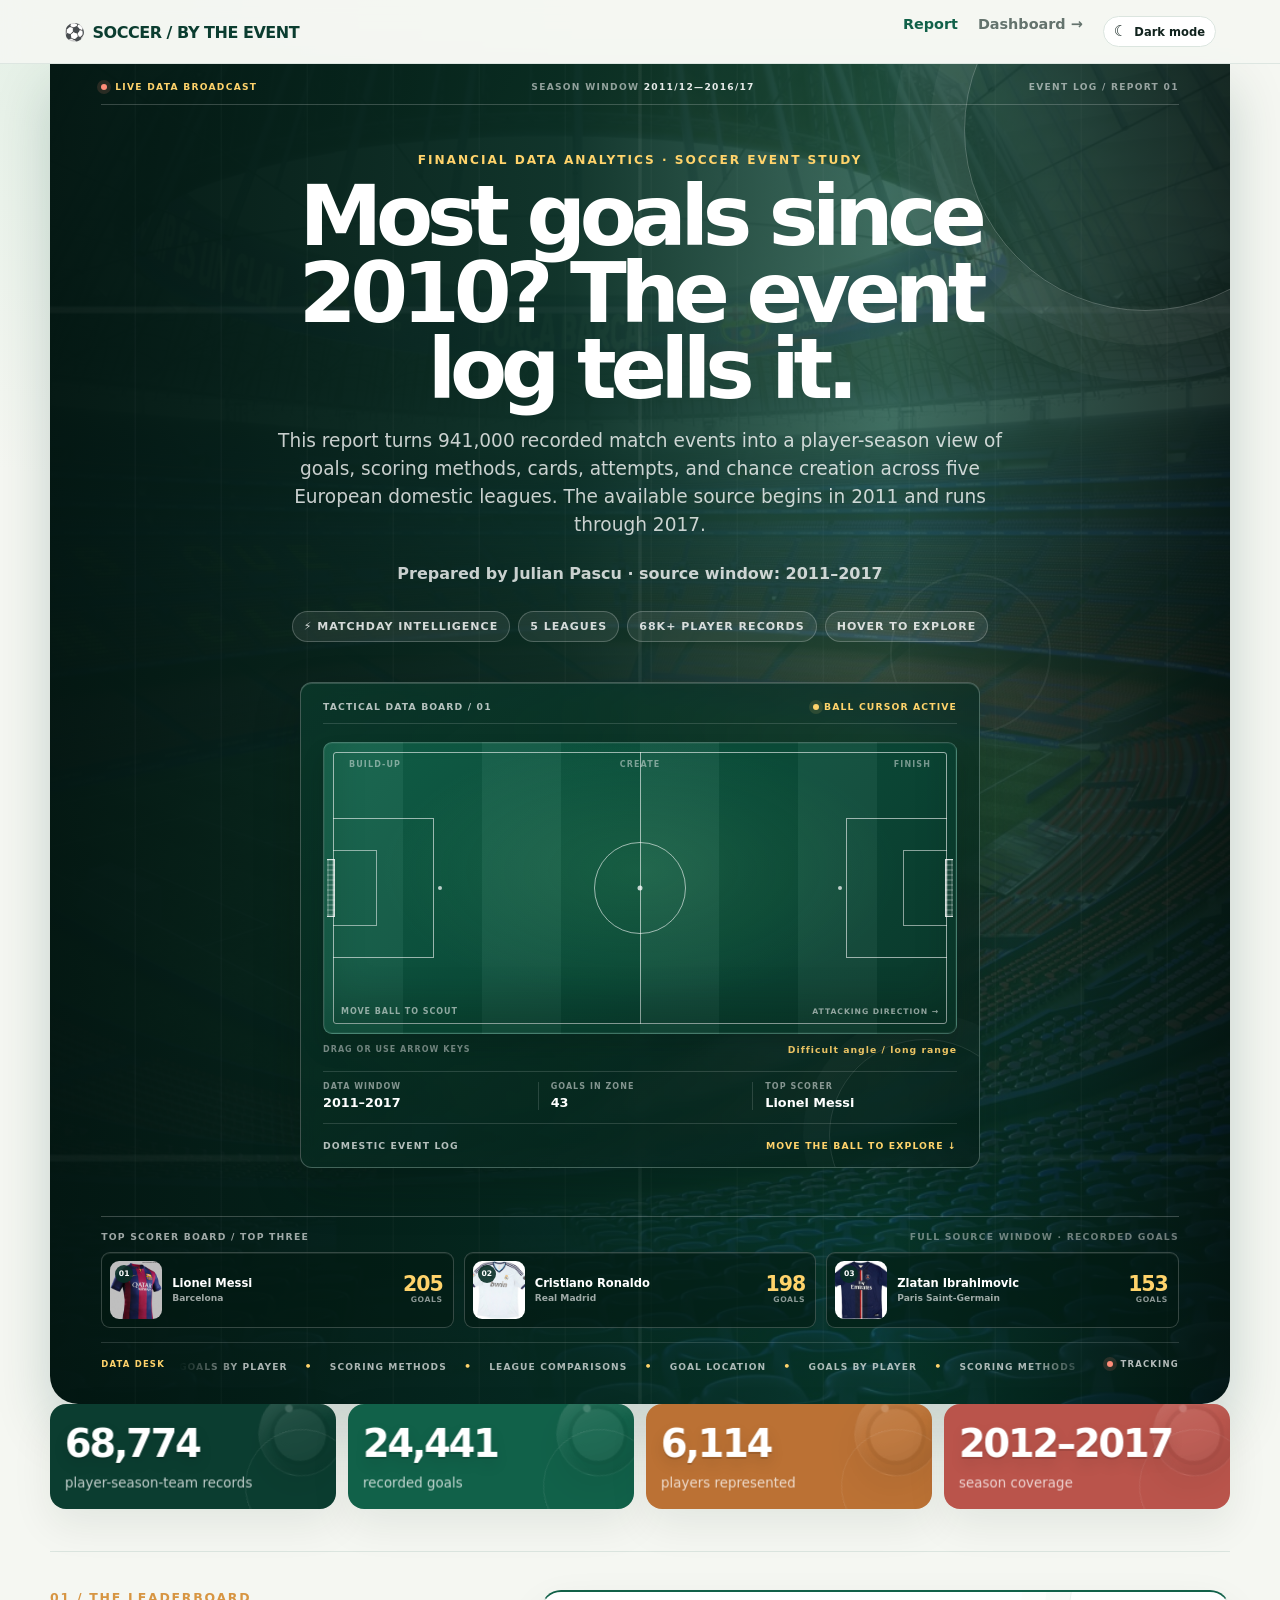
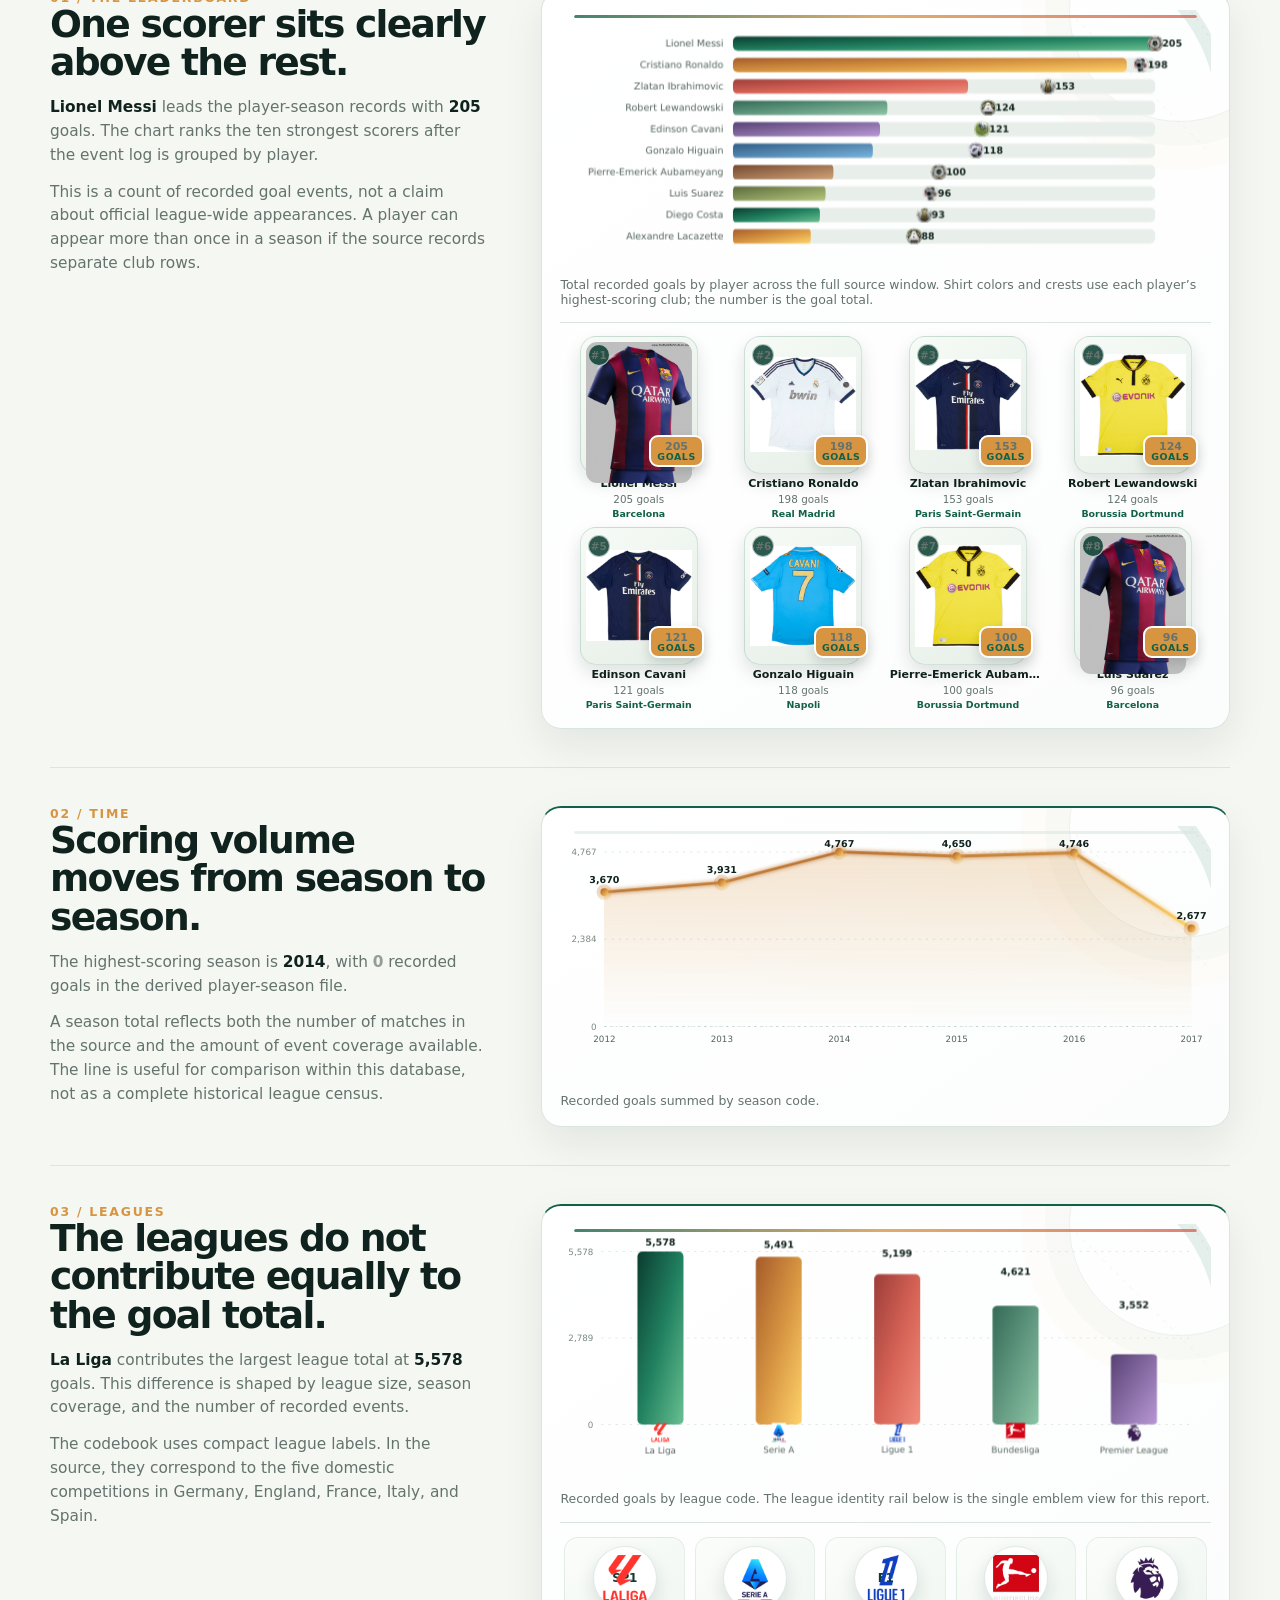
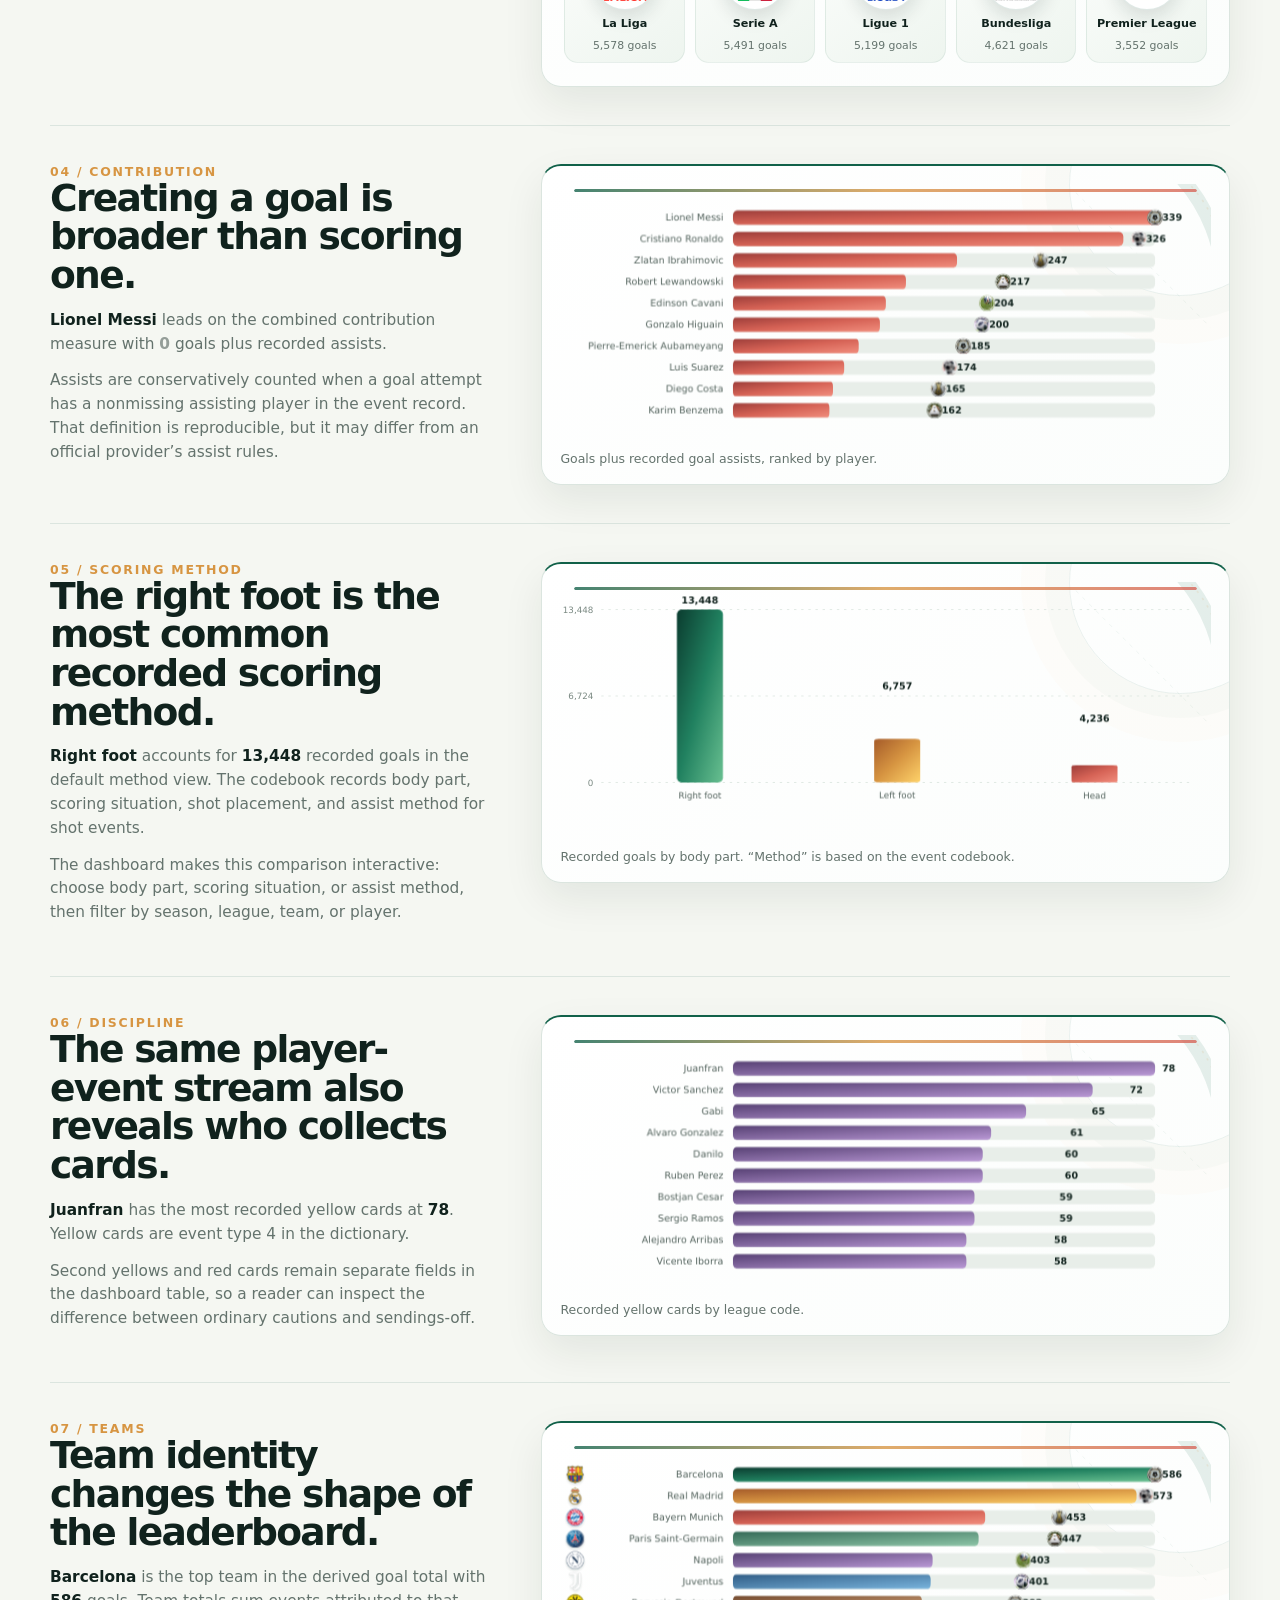
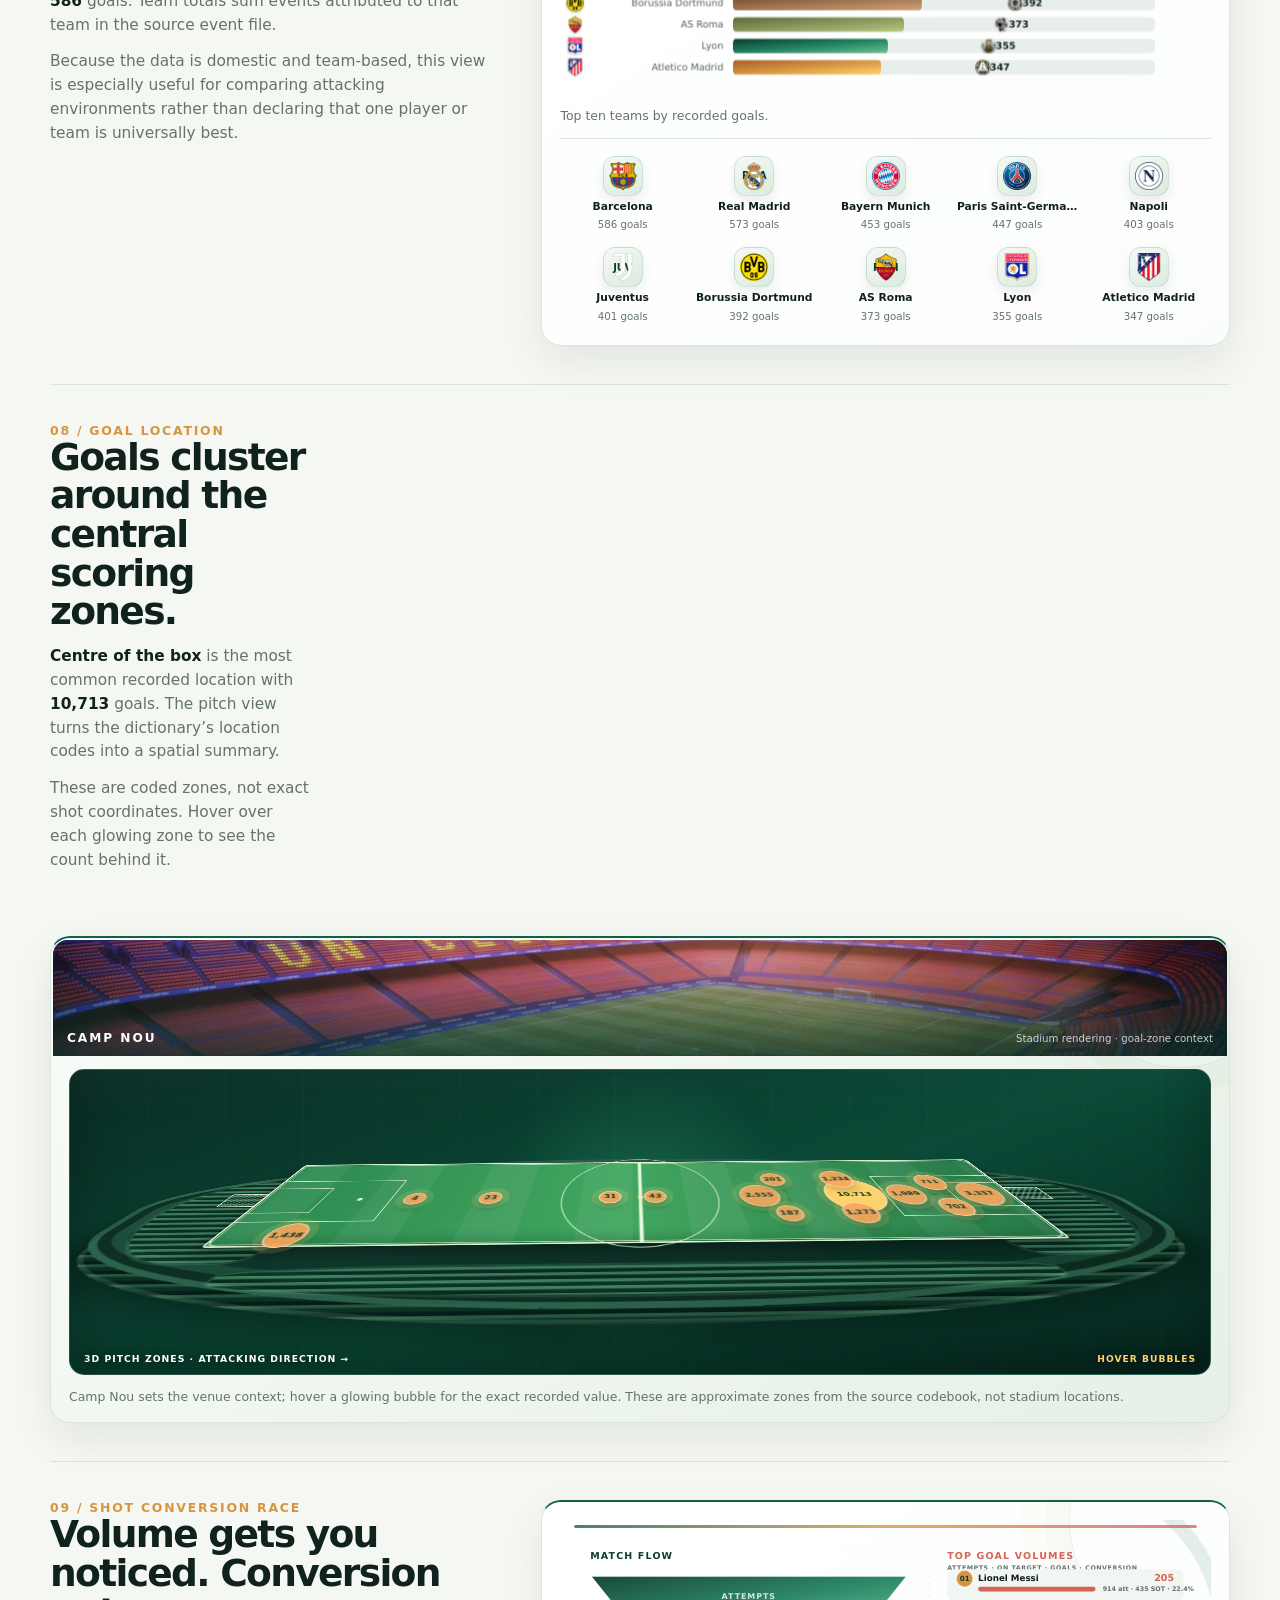
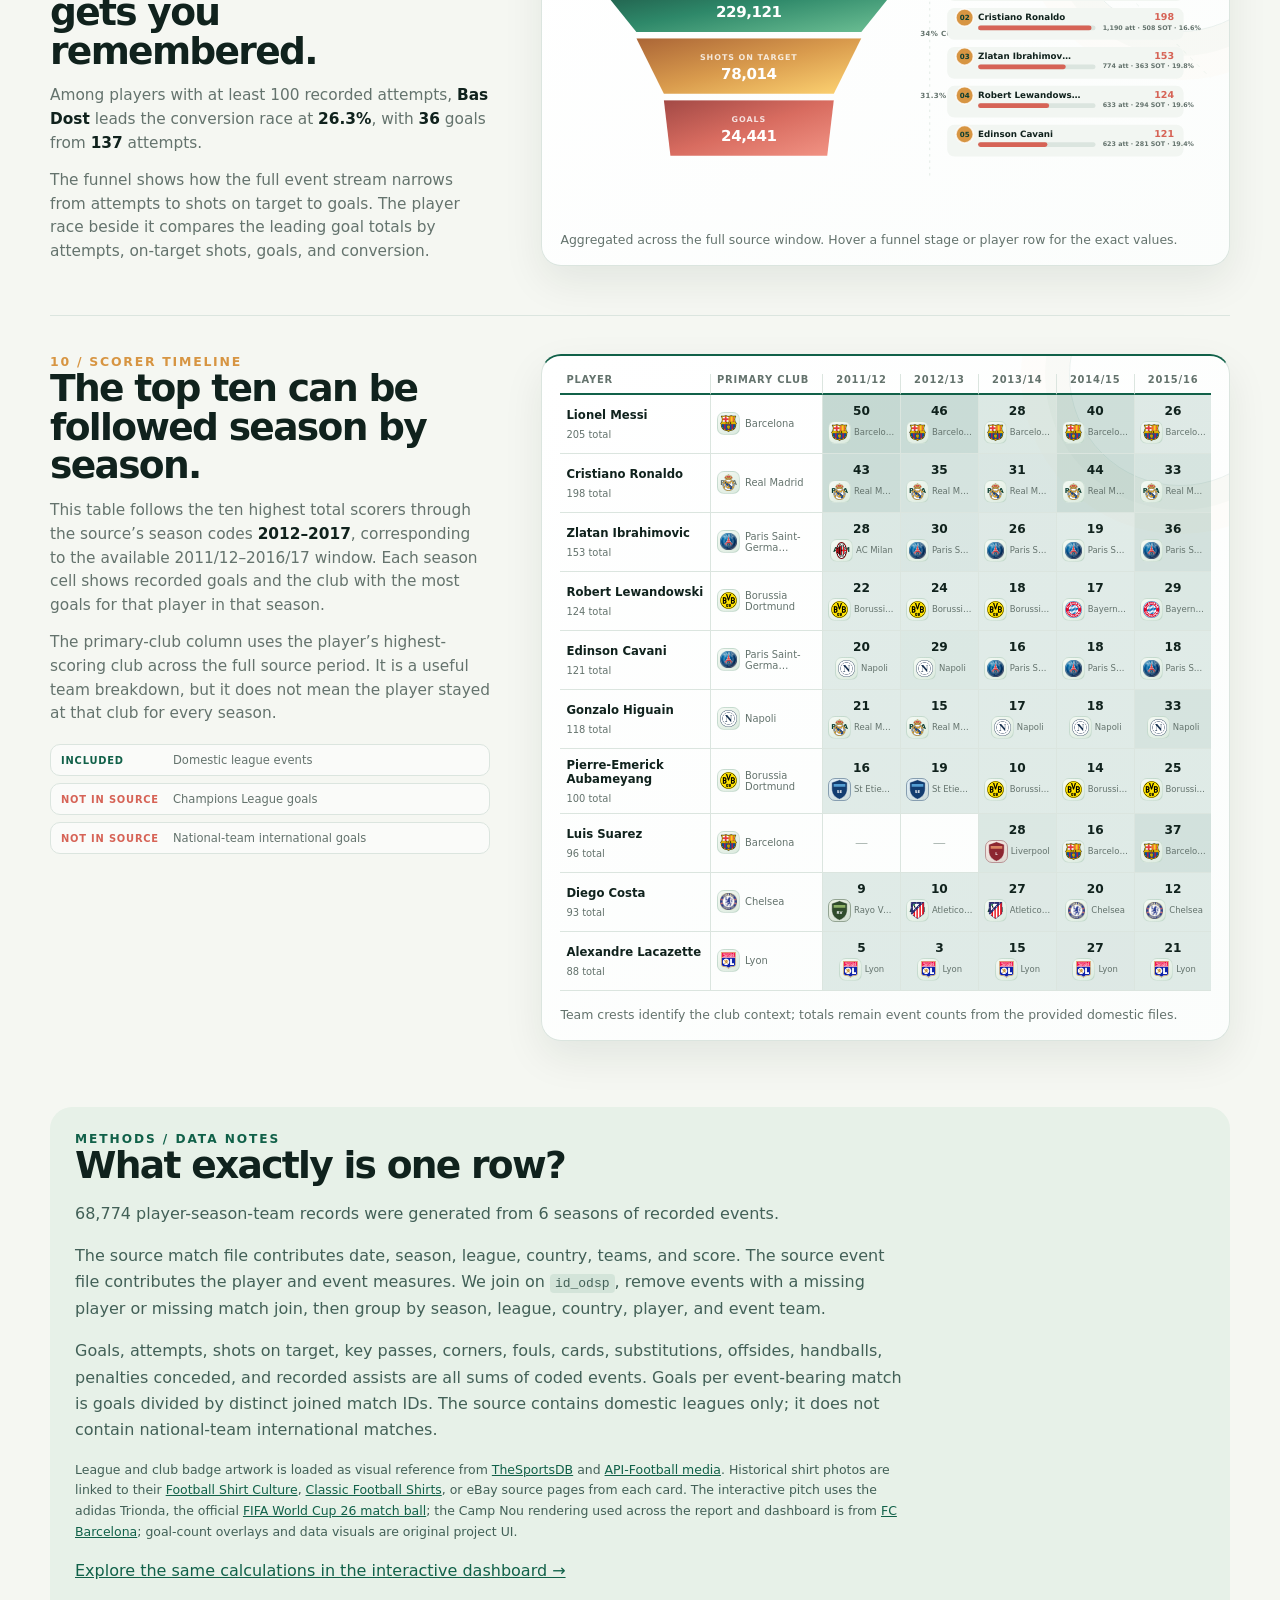
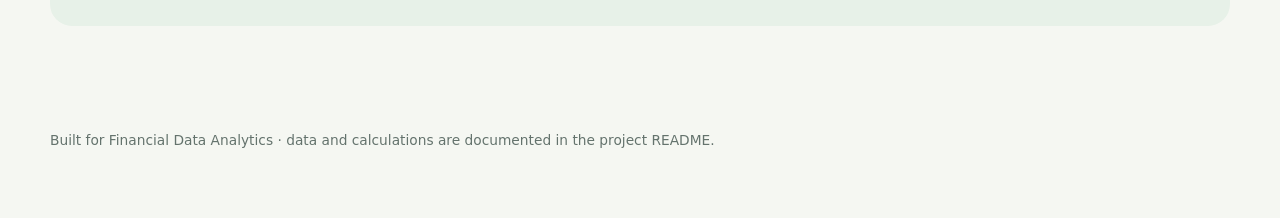
<file: index.html>
<!doctype html>
<html lang="en">
<head>
  <meta charset="utf-8">
  <meta name="viewport" content="width=device-width, initial-scale=1">
  <title>Soccer, by the event | Report</title>
  <link rel="stylesheet" href="assets/styles.css">
  <script>
    try {
      const savedTheme = localStorage.getItem('soccer-theme');
      if (savedTheme === 'dark' || savedTheme === 'light') document.documentElement.dataset.theme = savedTheme;
    } catch (error) {}
  </script>
  <script defer src="assets/site.js"></script>
</head>
<body data-page="report">
  <div class="site-intro" id="site-intro" aria-hidden="true">
    <div class="site-intro-pitch"></div>
    <div class="site-intro-content">
      <div class="site-intro-mark"><span class="site-intro-ball">⚽</span><strong>SOCCER / BY THE EVENT</strong></div>
      <div class="site-intro-rule"></div>
      <div class="site-intro-loading"><i></i><span>LOADING MATCH DATA</span><b>01—90′</b></div>
    </div>
  </div>
  <nav class="site-nav">
    <a class="brand" href="index.html">SOCCER / BY THE EVENT</a>
    <div class="nav-links"><a class="active" href="index.html">Report</a><a href="dashboard.html">Dashboard →</a><button class="theme-toggle" id="theme-toggle" type="button" aria-pressed="false"><span aria-hidden="true">☾</span><span>Dark mode</span></button></div>
  </nav>

  <main>
    <header class="hero">
      <div class="hero-broadcast-strip" aria-label="Matchday data broadcast">
        <span class="hero-broadcast-brand"><i></i> LIVE DATA BROADCAST</span>
        <span>SEASON WINDOW <b>2011/12—2016/17</b></span>
        <span>EVENT LOG / REPORT 01</span>
      </div>
      <div class="hero-layout">
        <div class="hero-copy">
          <div class="eyebrow">Financial Data Analytics · Soccer event study</div>
          <h1>Most goals since 2010? The event log tells it.</h1>
          <p class="lede">This report turns 941,000 recorded match events into a player-season view of goals, scoring methods, cards, attempts, and chance creation across five European domestic leagues. The available source begins in 2011 and runs through 2017.</p>
          <p class="byline">Prepared by Julian Pascu · source window: 2011–2017</p>
          <div class="hero-meta"><span>⚡ MATCHDAY INTELLIGENCE</span><span>5 LEAGUES</span><span>68K+ PLAYER RECORDS</span><span>HOVER TO EXPLORE</span></div>
        </div>
        <aside class="hero-matchcard hero-playboard" aria-label="Interactive matchday pitch">
          <div class="hero-matchcard-head"><span>TACTICAL DATA BOARD / 01</span><span class="hero-live"><i></i> <span id="hero-pitch-status">READY TO PLAY</span></span></div>
          <div class="hero-pitch-board" id="hero-interactive-pitch" role="group" aria-label="Interactive matchday pitch. Drag the soccer ball to explore recorded goal zones.">
            <div class="hero-pitch-lines" aria-hidden="true">
              <span class="hero-pitch-halfway"></span><span class="hero-pitch-circle"></span><span class="hero-pitch-center-dot"></span>
              <span class="hero-pitch-box hero-pitch-box-left"></span><span class="hero-pitch-box hero-pitch-box-right"></span>
              <span class="hero-pitch-six hero-pitch-six-left"></span><span class="hero-pitch-six hero-pitch-six-right"></span><span class="hero-pitch-spot hero-pitch-spot-left"></span><span class="hero-pitch-spot hero-pitch-spot-right"></span>
              <span class="hero-pitch-goal hero-pitch-goal-left"></span><span class="hero-pitch-goal hero-pitch-goal-right"></span>
            </div>
            <span class="hero-zone-label hero-zone-build">BUILD-UP</span><span class="hero-zone-label hero-zone-create">CREATE</span><span class="hero-zone-label hero-zone-finish">FINISH</span>
            <span class="hero-pitch-direction">ATTACKING DIRECTION →</span>
            <button class="hero-drag-ball" id="hero-drag-ball" type="button" role="slider" aria-valuemin="7" aria-valuemax="93" aria-valuenow="50" aria-label="2026 FIFA World Cup Trionda soccer ball. Drag it or use the arrow keys to move it across the pitch."><img src="assets/balls/fifa-2026-trionda.png" alt="" draggable="false"></button>
            <span class="hero-pitch-prompt" id="hero-pitch-prompt">DRAG TO SCOUT</span>
          </div>
          <div class="hero-pitch-guide"><span>DRAG OR USE ARROW KEYS</span><strong id="hero-pitch-zone">CENTRE OF THE BOX</strong></div>
          <div class="hero-match-stats">
            <div><span>DATA WINDOW</span><strong>2011–2017</strong></div>
            <div><span>GOALS IN ZONE</span><strong id="hero-pitch-goals">—</strong></div>
            <div><span>TOP SCORER</span><strong id="hero-top-scorer">—</strong></div>
          </div>
          <div class="hero-pitch-line"><span>DOMESTIC EVENT LOG</span><strong>MOVE THE BALL TO EXPLORE ↓</strong></div>
        </aside>
      </div>
      <div class="hero-topline">
        <div class="hero-feature-head"><span>TOP SCORER BOARD / TOP THREE</span><span>FULL SOURCE WINDOW · RECORDED GOALS</span></div>
        <div class="hero-player-rail" id="hero-top-players" aria-label="Top three recorded scorers"></div>
        <div class="hero-broadcast-ticker" aria-label="Report data feed">
          <span class="hero-ticker-label">DATA DESK</span>
          <div class="hero-ticker-window"><div class="hero-ticker-track"><span>GOALS BY PLAYER</span><b>•</b><span>SCORING METHODS</span><b>•</b><span>LEAGUE COMPARISONS</span><b>•</b><span>GOAL LOCATION</span><b>•</b><span>GOALS BY PLAYER</span><b>•</b><span>SCORING METHODS</span></div></div>
          <span class="hero-ticker-status"><i></i> TRACKING</span>
        </div>
      </div>
    </header>

    <section class="content-shell">
      <div class="stat-grid">
        <div class="stat-card"><span class="stat-value" id="report-rows">—</span><span class="stat-label">player-season-team records</span></div>
        <div class="stat-card"><span class="stat-value" id="report-goals">—</span><span class="stat-label">recorded goals</span></div>
        <div class="stat-card"><span class="stat-value" id="report-players">—</span><span class="stat-label">players represented</span></div>
        <div class="stat-card"><span class="stat-value" id="report-seasons">—</span><span class="stat-label">season coverage</span></div>
      </div>

      <p id="load-error" class="finding"></p>

      <section class="report-section">
        <div><div class="section-number">01 / THE LEADERBOARD</div><h2>One scorer sits clearly above the rest.</h2><p class="finding"><strong id="top-scorer">Loading…</strong> leads the player-season records with <strong id="top-scorer-goals">—</strong> goals. The chart ranks the ten strongest scorers after the event log is grouped by player.</p><p class="finding">This is a count of recorded goal events, not a claim about official league-wide appearances. A player can appear more than once in a season if the source records separate club rows.</p></div>
        <div class="chart-card"><div class="chart-plot" id="chart-top-scorers"></div><p class="chart-note">Total recorded goals by player across the full source window. Shirt colors and crests use each player’s highest-scoring club; the number is the goal total.</p><div class="scorer-shirts" id="scorer-shirts" aria-label="Top scorer goal shirts"></div></div>
      </section>

      <section class="report-section">
        <div><div class="section-number">02 / TIME</div><h2>Scoring volume moves from season to season.</h2><p class="finding">The highest-scoring season is <strong id="top-season">—</strong>, with <strong id="top-season-goals">—</strong> recorded goals in the derived player-season file.</p><p class="finding">A season total reflects both the number of matches in the source and the amount of event coverage available. The line is useful for comparison within this database, not as a complete historical league census.</p></div>
        <div class="chart-card"><div class="chart-plot" id="chart-season-goals"></div><p class="chart-note">Recorded goals summed by season code.</p></div>
      </section>

      <section class="report-section">
        <div><div class="section-number">03 / LEAGUES</div><h2>The leagues do not contribute equally to the goal total.</h2><p class="finding"><strong id="top-league">—</strong> contributes the largest league total at <strong id="top-league-goals">—</strong> goals. This difference is shaped by league size, season coverage, and the number of recorded events.</p><p class="finding">The codebook uses compact league labels. In the source, they correspond to the five domestic competitions in Germany, England, France, Italy, and Spain.</p></div>
        <div class="chart-card"><div class="chart-plot" id="chart-league-goals"></div><p class="chart-note">Recorded goals by league code. The league identity rail below is the single emblem view for this report.</p><div class="identity-rail league-rail" id="league-badges" aria-label="League emblems"></div></div>
      </section>

      <section class="report-section">
        <div><div class="section-number">04 / CONTRIBUTION</div><h2>Creating a goal is broader than scoring one.</h2><p class="finding"><strong id="top-contributor">—</strong> leads on the combined contribution measure with <strong id="top-contributor-value">—</strong> goals plus recorded assists.</p><p class="finding">Assists are conservatively counted when a goal attempt has a nonmissing assisting player in the event record. That definition is reproducible, but it may differ from an official provider’s assist rules.</p></div>
        <div class="chart-card"><div class="chart-plot" id="chart-contributions"></div><p class="chart-note">Goals plus recorded goal assists, ranked by player.</p></div>
      </section>

      <section class="report-section">
        <div><div class="section-number">05 / SCORING METHOD</div><h2>The right foot is the most common recorded scoring method.</h2><p class="finding"><strong id="top-method">—</strong> accounts for <strong id="top-method-goals">—</strong> recorded goals in the default method view. The codebook records body part, scoring situation, shot placement, and assist method for shot events.</p><p class="finding">The dashboard makes this comparison interactive: choose body part, scoring situation, or assist method, then filter by season, league, team, or player.</p></div>
        <div class="chart-card"><div class="chart-plot" id="chart-methods"></div><p class="chart-note">Recorded goals by body part. “Method” is based on the event codebook.</p></div>
      </section>

      <section class="report-section">
        <div><div class="section-number">06 / DISCIPLINE</div><h2>The same player-event stream also reveals who collects cards.</h2><p class="finding"><strong id="top-card-player">—</strong> has the most recorded yellow cards at <strong id="top-card-value">—</strong>. Yellow cards are event type 4 in the dictionary.</p><p class="finding">Second yellows and red cards remain separate fields in the dashboard table, so a reader can inspect the difference between ordinary cautions and sendings-off.</p></div>
        <div class="chart-card"><div class="chart-plot" id="chart-cards"></div><p class="chart-note">Recorded yellow cards by league code.</p></div>
      </section>

      <section class="report-section">
        <div><div class="section-number">07 / TEAMS</div><h2>Team identity changes the shape of the leaderboard.</h2><p class="finding"><strong id="top-team">—</strong> is the top team in the derived goal total with <strong id="top-team-goals">—</strong> goals. Team totals sum events attributed to that team in the source event file.</p><p class="finding">Because the data is domestic and team-based, this view is especially useful for comparing attacking environments rather than declaring that one player or team is universally best.</p></div>
        <div class="chart-card"><div class="chart-plot" id="chart-teams"></div><p class="chart-note">Top ten teams by recorded goals.</p><div class="identity-rail" id="club-badges" aria-label="Top club emblems"></div></div>
      </section>

      <section class="report-section">
        <div><div class="section-number">08 / GOAL LOCATION</div><h2>Goals cluster around the central scoring zones.</h2><p class="finding"><strong id="top-location">—</strong> is the most common recorded location with <strong id="top-location-goals">—</strong> goals. The pitch view turns the dictionary’s location codes into a spatial summary.</p><p class="finding">These are coded zones, not exact shot coordinates. Hover over each glowing zone to see the count behind it.</p></div>
        <div class="chart-card pitch-card"><div class="stadium-visual"><img src="assets/stadium/camp-nou-render.jpg" alt="Architectural rendering of Camp Nou" loading="lazy" decoding="async"><div><strong>CAMP NOU</strong><span>Stadium rendering · goal-zone context</span></div></div><div class="pitch-3d-stage" id="chart-location" role="group" aria-label="Three-dimensional football pitch with interactive goal-location bubbles">
          <div class="stadium-scene"><div class="stadium-bowl">
            <div class="stadium-seats stadium-seats-outer"></div><div class="stadium-seats stadium-seats-inner"></div>
            <div class="stadium-stand stadium-stand-top"></div><div class="stadium-stand stadium-stand-bottom"></div><div class="stadium-stand stadium-stand-left"></div><div class="stadium-stand stadium-stand-right"></div>
            <div class="stadium-pitch-wrap"><div class="stadium-pitch">
              <span class="pitch-halfway"></span><span class="pitch-center-circle"><i></i></span>
              <span class="pitch-penalty-area pitch-penalty-left"><i class="pitch-six-yard"></i><i class="pitch-spot"></i></span><span class="pitch-penalty-area pitch-penalty-right"><i class="pitch-six-yard"></i><i class="pitch-spot"></i></span>
              <span class="pitch-corner pitch-corner-tl"></span><span class="pitch-corner pitch-corner-tr"></span><span class="pitch-corner pitch-corner-bl"></span><span class="pitch-corner pitch-corner-br"></span>
              <span class="pitch-goal pitch-goal-left"></span><span class="pitch-goal pitch-goal-right"></span><div class="pitch-bubbles" aria-label="Goal-location bubbles"></div>
            </div></div>
          </div></div><div class="pitch-3d-caption"><span>3D PITCH ZONES · ATTACKING DIRECTION →</span><strong>HOVER BUBBLES</strong></div>
        </div><p class="chart-note">Camp Nou sets the venue context; hover a glowing bubble for the exact recorded value. These are approximate zones from the source codebook, not stadium locations.</p></div>
      </section>

      <section class="report-section">
        <div><div class="section-number">09 / SHOT CONVERSION RACE</div><h2>Volume gets you noticed. Conversion gets you remembered.</h2><p class="finding">Among players with at least 100 recorded attempts, <strong id="conversion-leader">—</strong> leads the conversion race at <strong id="conversion-leader-rate">—</strong>, with <strong id="conversion-leader-goals">—</strong> goals from <strong id="conversion-leader-attempts">—</strong> attempts.</p><p class="finding">The funnel shows how the full event stream narrows from attempts to shots on target to goals. The player race beside it compares the leading goal totals by attempts, on-target shots, goals, and conversion.</p></div>
        <div class="chart-card conversion-card"><div class="chart-plot" id="chart-conversion-funnel"></div><p class="chart-note">Aggregated across the full source window. Hover a funnel stage or player row for the exact values.</p></div>
      </section>

      <section class="report-section scorer-timeline-section">
        <div>
          <div class="section-number">10 / SCORER TIMELINE</div>
          <h2>The top ten can be followed season by season.</h2>
          <p class="finding">This table follows the ten highest total scorers through the source’s season codes <strong>2012–2017</strong>, corresponding to the available 2011/12–2016/17 window. Each season cell shows recorded goals and the club with the most goals for that player in that season.</p>
          <p class="finding">The primary-club column uses the player’s highest-scoring club across the full source period. It is a useful team breakdown, but it does not mean the player stayed at that club for every season.</p>
          <div class="scope-grid" aria-label="Competition coverage">
            <div class="scope-item scope-included"><strong>INCLUDED</strong><span>Domestic league events</span></div>
            <div class="scope-item scope-missing"><strong>NOT IN SOURCE</strong><span>Champions League goals</span></div>
            <div class="scope-item scope-missing"><strong>NOT IN SOURCE</strong><span>National-team international goals</span></div>
          </div>
        </div>
        <div class="chart-card timeline-card"><div id="top-scorer-timeline" class="timeline-wrap"></div><p class="chart-note">Team crests identify the club context; totals remain event counts from the provided domestic files.</p></div>
      </section>

      <section class="method-card">
        <div class="eyebrow">Methods / data notes</div>
        <h2>What exactly is one row?</h2>
        <p id="rows-note">Loading the derived row count…</p>
        <p>The source match file contributes date, season, league, country, teams, and score. The source event file contributes the player and event measures. We join on <code>id_odsp</code>, remove events with a missing player or missing match join, then group by season, league, country, player, and event team.</p>
        <p>Goals, attempts, shots on target, key passes, corners, fouls, cards, substitutions, offsides, handballs, penalties conceded, and recorded assists are all sums of coded events. Goals per event-bearing match is goals divided by distinct joined match IDs. The source contains domestic leagues only; it does not contain national-team international matches.</p>
        <p class="asset-credit">League and club badge artwork is loaded as visual reference from <a href="https://www.thesportsdb.com/" target="_blank" rel="noreferrer">TheSportsDB</a> and <a href="https://www.api-football.com/" target="_blank" rel="noreferrer">API-Football media</a>. Historical shirt photos are linked to their <a href="https://www.footballshirtculture.com/" target="_blank" rel="noreferrer">Football Shirt Culture</a>, <a href="https://www.classicfootballshirts.co.uk/" target="_blank" rel="noreferrer">Classic Football Shirts</a>, or eBay source pages from each card. The interactive pitch uses the adidas Trionda, the official <a href="https://www.fifa.com/en/tournaments/mens/worldcup/canadamexicousa2026/articles/official-match-ball-trionda" target="_blank" rel="noreferrer">FIFA World Cup 26 match ball</a>; the Camp Nou rendering used across the report and dashboard is from <a href="https://www.fcbarcelona.com/en/club/news/3532388/barcelona-city-councils-government-commission-approves-first-phase-of-works-licence-for-restructure-of-camp-nou" target="_blank" rel="noreferrer">FC Barcelona</a>; goal-count overlays and data visuals are original project UI.</p>
        <p><a href="dashboard.html">Explore the same calculations in the interactive dashboard →</a></p>
      </section>
    </section>
  </main>
  <footer class="content-shell footer">Built for Financial Data Analytics · data and calculations are documented in the project README.</footer>
</body>
</html>
</file>
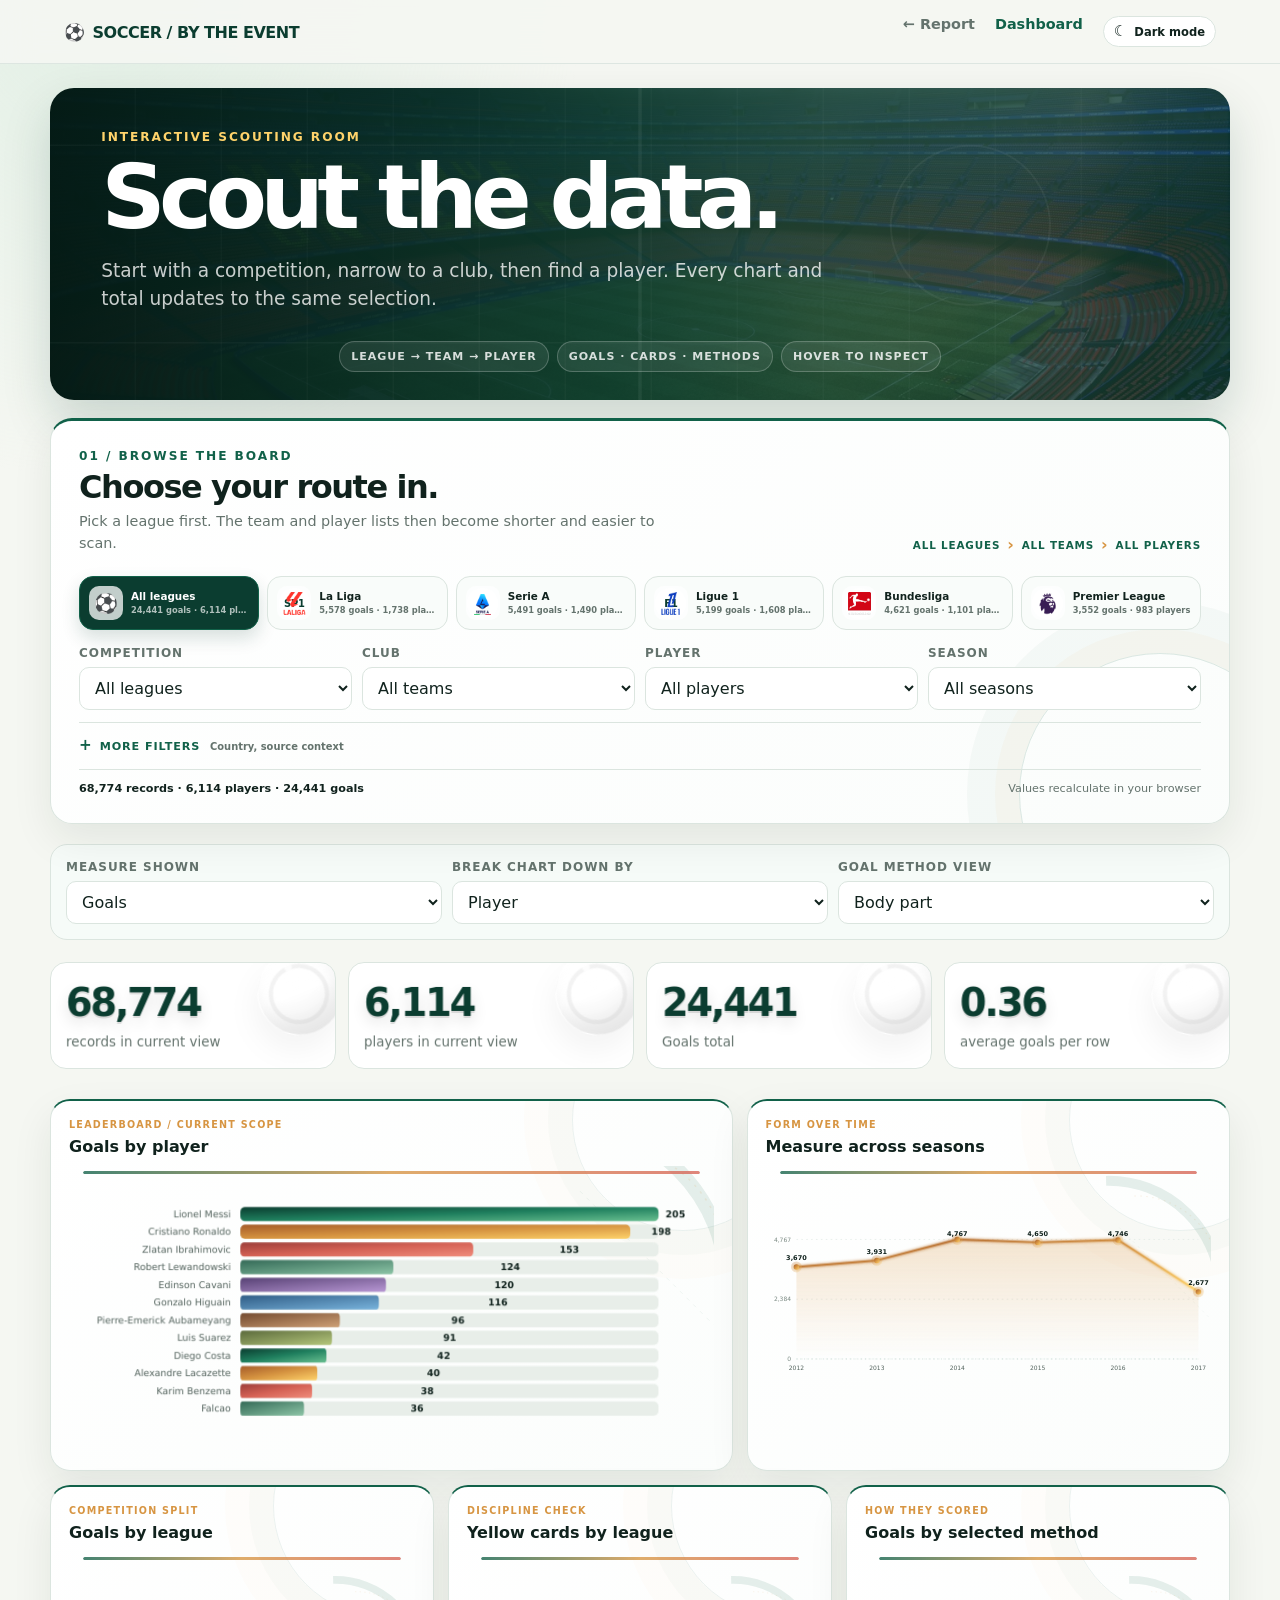
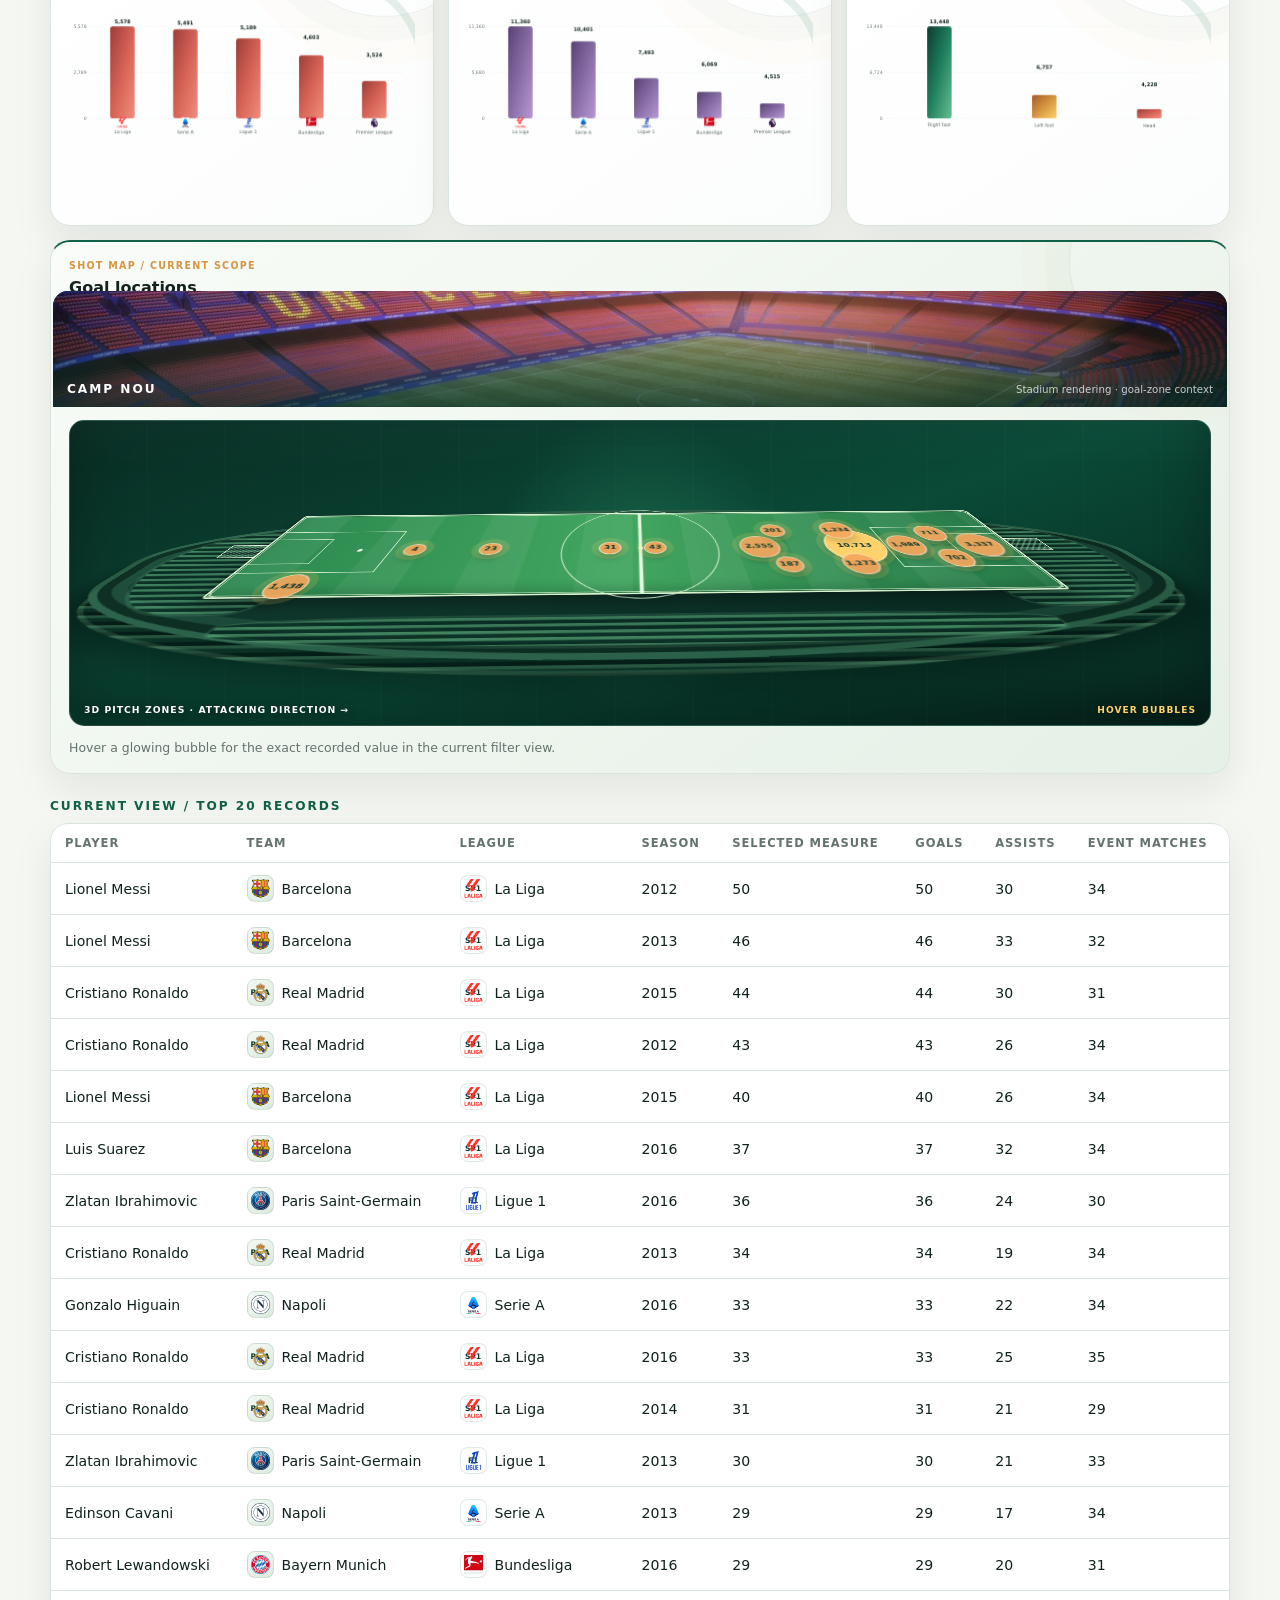
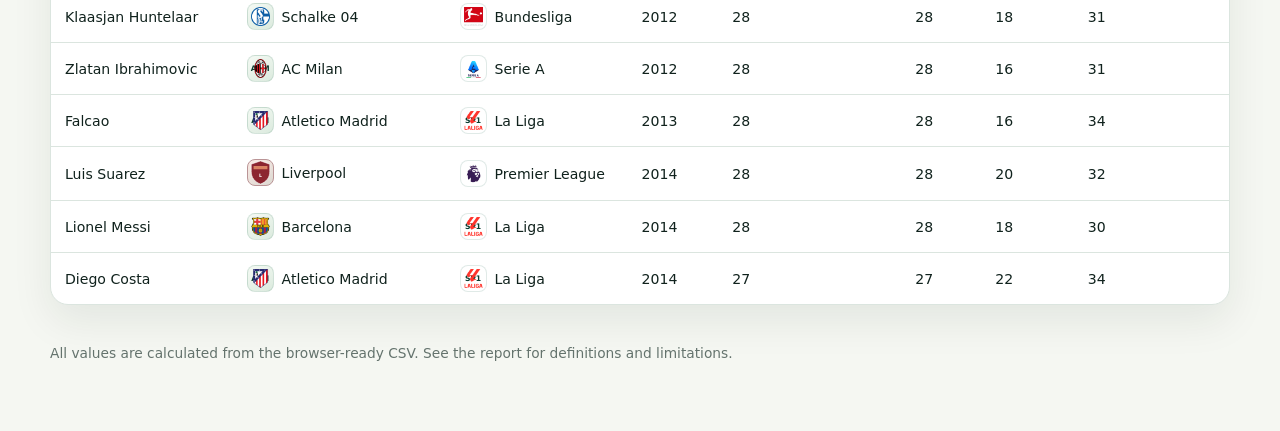
<file: dashboard.html>
<!doctype html>
<html lang="en">
<head>
  <meta charset="utf-8">
  <meta name="viewport" content="width=device-width, initial-scale=1">
  <title>Soccer, by the event | Dashboard</title>
  <link rel="stylesheet" href="assets/styles.css">
  <script>
    try {
      const savedTheme = localStorage.getItem('soccer-theme');
      if (savedTheme === 'dark' || savedTheme === 'light') document.documentElement.dataset.theme = savedTheme;
    } catch (error) {}
  </script>
  <script defer src="assets/site.js"></script>
</head>
<body data-page="dashboard">
  <div class="site-intro" id="site-intro" aria-hidden="true">
    <div class="site-intro-pitch"></div>
    <div class="site-intro-content">
      <div class="site-intro-mark"><span class="site-intro-ball">⚽</span><strong>SOCCER / BY THE EVENT</strong></div>
      <div class="site-intro-rule"></div>
      <div class="site-intro-loading"><i></i><span>LOADING MATCH DATA</span><b>01—90′</b></div>
    </div>
  </div>
  <nav class="site-nav">
    <a class="brand" href="index.html">SOCCER / BY THE EVENT</a>
    <div class="nav-links"><a href="index.html">← Report</a><a class="active" href="dashboard.html">Dashboard</a><button class="theme-toggle" id="theme-toggle" type="button" aria-pressed="false"><span aria-hidden="true">☾</span><span>Dark mode</span></button></div>
  </nav>

  <main class="content-shell">
    <header class="dashboard-header">
      <div class="eyebrow">Interactive scouting room</div>
      <h1>Scout the data.</h1>
      <p class="lede">Start with a competition, narrow to a club, then find a player. Every chart and total updates to the same selection.</p>
      <div class="hero-meta"><span>LEAGUE → TEAM → PLAYER</span><span>GOALS · CARDS · METHODS</span><span>HOVER TO INSPECT</span></div>
    </header>

    <p id="dashboard-loading" class="loading">Loading the derived soccer data…</p>
    <p id="load-error" class="finding"></p>

    <section class="dashboard-explorer" aria-label="Browse the soccer data">
      <div class="explorer-heading">
        <div><div class="eyebrow">01 / BROWSE THE BOARD</div><h2>Choose your route in.</h2><p>Pick a league first. The team and player lists then become shorter and easier to scan.</p></div>
        <div class="scope-breadcrumb" id="scope-breadcrumb" aria-live="polite"><span>ALL LEAGUES</span><b>›</b><span>ALL TEAMS</span><b>›</b><span>ALL PLAYERS</span></div>
      </div>
      <div class="league-picker" id="league-picker" role="group" aria-label="Choose a league"></div>
      <div class="explorer-controls" aria-label="League, team, player, and season filters">
        <div class="control"><label for="filter-league">Competition</label><select id="filter-league"></select></div>
        <div class="control"><label for="filter-team">Club</label><select id="filter-team"></select></div>
        <div class="control"><label for="filter-player">Player</label><select id="filter-player"></select></div>
        <div class="control"><label for="filter-season">Season</label><select id="filter-season"></select></div>
      </div>
      <details class="advanced-filters">
        <summary>More filters <span>Country, source context</span></summary>
        <div class="advanced-filter-grid">
          <div class="control"><label for="filter-country">Country</label><select id="filter-country"></select></div>
          <button id="reset-filters" type="button">Reset all filters</button>
        </div>
      </details>
      <div class="scope-footer"><span id="scope-note">All competitions · all clubs · all players</span><span>Values recalculate in your browser</span></div>
    </section>

    <section class="toolbar" aria-label="Chart switches">
      <div class="control"><label for="measure">Measure shown</label><select id="measure"><option value="goals">Goals</option><option value="assists">Assists</option><option value="goal_contributions">Goal contributions</option><option value="attempts">Shot attempts</option><option value="shots_on_target">Shots on target</option><option value="key_passes">Key passes</option><option value="yellow_cards">Yellow cards</option><option value="event_count">Recorded events</option><option value="finishing_rate">Finishing rate</option><option value="on_target_rate">On-target rate</option><option value="goals_per_event_match">Goals per event match</option></select></div>
      <div class="control"><label for="breakdown">Break chart down by</label><select id="breakdown"><option value="player">Player</option><option value="team">Team</option><option value="league">League</option><option value="country">Country</option><option value="season">Season</option></select></div>
      <div class="control"><label for="method-group">Goal method view</label><select id="method-group"><option value="bodypart">Body part</option><option value="situation">Scoring situation</option><option value="assist_method">Assist method</option></select></div>
    </section>

    <section class="stat-grid dashboard-stats">
      <div class="stat-card"><span class="stat-value" id="dash-records">—</span><span class="stat-label">records in current view</span></div>
      <div class="stat-card"><span class="stat-value" id="dash-players">—</span><span class="stat-label">players in current view</span></div>
      <div class="stat-card"><span class="stat-value" id="dash-metric-total">—</span><span class="stat-label" id="dash-metric-label">selected measure total</span></div>
      <div class="stat-card"><span class="stat-value" id="dash-avg-goals">—</span><span class="stat-label">average goals per row</span></div>
    </section>

    <section class="dashboard-grid">
      <article class="dashboard-card dashboard-card-primary"><div class="card-kicker">LEADERBOARD / CURRENT SCOPE</div><h3 id="dash-current-label">Selected measure by player</h3><div class="chart-plot" id="dash-breakdown-chart"></div></article>
      <article class="dashboard-card dashboard-card-season"><div class="card-kicker">FORM OVER TIME</div><h3>Measure across seasons</h3><div class="chart-plot" id="dash-season-chart"></div></article>
      <article class="dashboard-card"><div class="card-kicker">COMPETITION SPLIT</div><h3>Goals by league</h3><div class="chart-plot" id="dash-goals-chart"></div></article>
      <article class="dashboard-card"><div class="card-kicker">DISCIPLINE CHECK</div><h3>Yellow cards by league</h3><div class="chart-plot" id="dash-discipline-chart"></div></article>
      <article class="dashboard-card"><div class="card-kicker">HOW THEY SCORED</div><h3>Goals by selected method</h3><div class="chart-plot" id="dash-method-chart"></div></article>
      <article class="dashboard-card pitch-card"><div class="card-kicker">SHOT MAP / CURRENT SCOPE</div><h3>Goal locations</h3><div class="stadium-visual"><img src="assets/stadium/camp-nou-render.jpg" alt="Architectural rendering of Camp Nou" loading="lazy" decoding="async"><div><strong>CAMP NOU</strong><span>Stadium rendering · goal-zone context</span></div></div><div class="pitch-3d-stage" id="dash-location-chart" role="group" aria-label="Three-dimensional football pitch with interactive goal-location bubbles">
        <div class="stadium-scene"><div class="stadium-bowl">
          <div class="stadium-seats stadium-seats-outer"></div><div class="stadium-seats stadium-seats-inner"></div>
          <div class="stadium-stand stadium-stand-top"></div><div class="stadium-stand stadium-stand-bottom"></div><div class="stadium-stand stadium-stand-left"></div><div class="stadium-stand stadium-stand-right"></div>
          <div class="stadium-pitch-wrap"><div class="stadium-pitch">
            <span class="pitch-halfway"></span><span class="pitch-center-circle"><i></i></span>
            <span class="pitch-penalty-area pitch-penalty-left"><i class="pitch-six-yard"></i><i class="pitch-spot"></i></span><span class="pitch-penalty-area pitch-penalty-right"><i class="pitch-six-yard"></i><i class="pitch-spot"></i></span>
            <span class="pitch-corner pitch-corner-tl"></span><span class="pitch-corner pitch-corner-tr"></span><span class="pitch-corner pitch-corner-bl"></span><span class="pitch-corner pitch-corner-br"></span>
            <span class="pitch-goal pitch-goal-left"></span><span class="pitch-goal pitch-goal-right"></span><div class="pitch-bubbles" aria-label="Goal-location bubbles"></div>
          </div></div>
        </div></div><div class="pitch-3d-caption"><span>3D PITCH ZONES · ATTACKING DIRECTION →</span><strong>HOVER BUBBLES</strong></div>
      </div><p class="chart-note">Hover a glowing bubble for the exact recorded value in the current filter view.</p></article>
    </section>

    <section>
      <div class="eyebrow" id="table-view-label" style="margin-bottom: 10px;">Current view / top 20 records</div>
      <div class="table-wrap">
        <table id="dashboard-table">
          <thead><tr><th>Player</th><th>Team</th><th>League</th><th>Season</th><th>Selected measure</th><th>Goals</th><th>Assists</th><th>Event matches</th></tr></thead>
          <tbody></tbody>
        </table>
      </div>
    </section>
  </main>
  <footer class="content-shell footer">All values are calculated from the browser-ready CSV. See the report for definitions and limitations.</footer>
</body>
</html>
</file>
<file: assets/styles.css>
:root {
  --ink: #10221d;
  --muted: #64736d;
  --paper: #f5f7f2;
  --card: #ffffff;
  --line: #dbe5df;
  --green: #116149;
  --green-dark: #0b3d30;
  --mint: #cfe8d8;
  --gold: #d79542;
  --coral: #d66356;
  --shadow: 0 16px 40px rgba(16, 34, 29, .08);
  font-family: Inter, ui-sans-serif, system-ui, -apple-system, BlinkMacSystemFont, "Segoe UI", sans-serif;
  color: var(--ink);
  background: var(--paper);
}

* { box-sizing: border-box; }
body { margin: 0; overflow-x: hidden; background: radial-gradient(circle at 8% 0%, rgba(207, 232, 216, .5), transparent 30rem), var(--paper); color: var(--ink); }
a { color: var(--green); }
.site-intro { position: fixed; inset: 0; z-index: 100; display: grid; place-items: center; overflow: hidden; background: #061f19; color: #fff; pointer-events: none; animation: intro-exit .55s cubic-bezier(.7, 0, .9, 1) 1.15s forwards; }
.site-intro::before { position: absolute; inset: -30%; content: ''; background: radial-gradient(circle at 50% 45%, rgba(53, 166, 119, .34), transparent 22%), linear-gradient(115deg, transparent 35%, rgba(255,255,255,.08) 35.2% 35.5%, transparent 35.7% 62%, rgba(255,211,107,.13) 62.2% 62.5%, transparent 62.7%); animation: intro-glow 1.4s ease-out both; }
.site-intro-pitch { position: absolute; inset: -35%; opacity: .6; transform: rotate(-8deg) translateX(-7%); background: repeating-linear-gradient(90deg, transparent 0 105px, rgba(255,255,255,.08) 106px 108px), linear-gradient(90deg, transparent 0 49.8%, rgba(255,255,255,.16) 50% 50.2%, transparent 50.4%), radial-gradient(circle at 50% 50%, transparent 0 85px, rgba(255,255,255,.18) 86px 88px, transparent 89px); animation: intro-pitch-sweep 1.3s cubic-bezier(.2, .8, .2, 1) both; }
.site-intro-content { position: relative; z-index: 1; width: min(490px, calc(100% - 48px)); }
.site-intro-mark { display: flex; align-items: center; gap: 13px; opacity: 0; transform: translateY(14px); animation: intro-rise .7s .12s cubic-bezier(.2, .8, .2, 1) forwards; }
.site-intro-mark strong { font-size: clamp(.85rem, 2vw, 1.05rem); letter-spacing: .16em; }
.site-intro-ball { display: grid; place-items: center; width: 46px; height: 46px; border: 1px solid rgba(255,255,255,.25); border-radius: 50%; background: rgba(255,255,255,.1); color: #ffd36b; font-size: 1.4rem; animation: intro-ball .95s .1s cubic-bezier(.2, .8, .2, 1) both; }
.site-intro-rule { width: 0; height: 2px; margin: 21px 0 14px; background: linear-gradient(90deg, #ffd36b, rgba(255,255,255,.22)); animation: intro-rule .75s .43s ease-out forwards; }
.site-intro-loading { display: flex; align-items: center; justify-content: space-between; gap: 12px; opacity: 0; color: rgba(255,255,255,.62); font-size: .6rem; font-weight: 850; letter-spacing: .14em; animation: intro-rise .55s .55s ease-out forwards; }
.site-intro-loading i { display: block; width: 6px; height: 6px; border-radius: 50%; background: #ffd36b; box-shadow: 0 0 0 5px rgba(255,211,107,.12); animation: intro-pulse .8s ease-in-out infinite alternate; }
.site-intro-loading span { flex: 1; }
.site-intro-loading b { color: #ffd36b; font-size: .58rem; }
.site-intro.is-complete { opacity: 0; visibility: hidden; transform: scale(1.035); transition: opacity .45s ease, visibility 0s linear .45s, transform .45s ease; }
.scroll-progress { position: fixed; top: 0; left: 0; z-index: 1000; width: 100%; height: 3px; overflow: hidden; background: transparent; pointer-events: none; }
.scroll-progress span { display: block; width: var(--scroll-progress, 0%); height: 100%; background: linear-gradient(90deg, #42a67e, #ffd36b 62%, #ed7a6c); box-shadow: 0 0 12px rgba(255,211,107,.58); transition: width .12s linear; }

.site-nav {
  position: sticky;
  top: 0;
  z-index: 10;
  display: flex;
  align-items: center;
  justify-content: space-between;
  padding: 16px clamp(20px, 5vw, 72px);
  background: rgba(245, 247, 242, .92);
  border-bottom: 1px solid rgba(219, 229, 223, .9);
  backdrop-filter: blur(16px);
}
.brand { color: var(--green-dark); font-weight: 800; letter-spacing: -.03em; text-decoration: none; }
.brand::before { content: '⚽'; margin-right: 8px; font-size: 1.05em; }
.nav-links { display: flex; gap: 20px; font-size: .9rem; }
.nav-links a { text-decoration: none; color: var(--muted); font-weight: 650; }
.nav-links a:hover, .nav-links a.active { color: var(--green); }
.theme-toggle { display: inline-flex; align-items: center; justify-content: center; gap: 7px; width: auto; min-width: 112px; padding: 7px 10px; border: 1px solid var(--line); border-radius: 999px; background: var(--card); color: var(--ink); font-size: .72rem; font-weight: 800; white-space: nowrap; }
.theme-toggle:hover { background: var(--mint); color: var(--green-dark); }
.theme-toggle span:first-child { font-size: .95rem; line-height: 1; }

.hero, .content-shell { width: min(1180px, calc(100% - 40px)); margin: 0 auto; }
.hero { position: relative; overflow: hidden; padding: clamp(42px, 6vw, 72px) clamp(24px, 4vw, 58px) 38px; color: white; background: linear-gradient(90deg, rgba(4,27,21,.98) 0%, rgba(6,44,33,.94) 42%, rgba(9,69,51,.76) 72%, rgba(5,31,24,.82) 100%), url('stadium/camp-nou-render.jpg') 78% center / cover no-repeat, linear-gradient(128deg, #061f19 0%, #0b4e3b 56%, #1c7656 100%); border-radius: 0 0 28px 28px; box-shadow: 0 24px 56px rgba(11,61,48,.2); }
.hero::before, .dashboard-header::before { content: ''; position: absolute; inset: 0; opacity: .18; pointer-events: none; background: radial-gradient(circle at 78% 44%, transparent 0 78px, rgba(255,255,255,.28) 79px 80px, transparent 81px), linear-gradient(90deg, transparent 0 49.8%, rgba(255,255,255,.32) 49.9% 50.1%, transparent 50.2%), repeating-linear-gradient(90deg, transparent 0 84px, rgba(255,255,255,.14) 85px 86px), linear-gradient(180deg, transparent 0 18%, rgba(255,255,255,.2) 18.2% 18.5%, transparent 18.7% 81.3%, rgba(255,255,255,.2) 81.5% 81.8%, transparent 82%); }
.hero::after { content: ''; position: absolute; right: -96px; top: -115px; width: 360px; height: 360px; border: 1px solid rgba(255,255,255,.24); border-radius: 50%; box-shadow: 0 0 0 34px rgba(255,255,255,.04), 0 0 0 70px rgba(255,255,255,.035); pointer-events: none; }
.hero > *, .dashboard-header > * { position: relative; z-index: 1; }
.hero-layout { display: grid; grid-template-columns: minmax(0, 1.45fr) minmax(280px, .55fr); gap: clamp(28px, 5vw, 64px); align-items: end; }
.hero-copy { max-width: 760px; min-width: 0; }
.hero-matchcard { position: relative; justify-self: end; width: 100%; max-width: 350px; overflow: hidden; padding: 17px; border: 1px solid rgba(255,255,255,.24); border-radius: 18px; background: linear-gradient(145deg, rgba(255,255,255,.15), rgba(255,255,255,.05)); box-shadow: inset 0 1px 0 rgba(255,255,255,.18), 0 18px 34px rgba(4, 28, 21, .18); backdrop-filter: blur(7px); }
.hero-matchcard::before { position: absolute; right: -42px; bottom: -64px; width: 190px; height: 190px; content: ''; border: 1px solid rgba(255,255,255,.2); border-radius: 50%; box-shadow: 0 0 0 26px rgba(255,255,255,.04); pointer-events: none; }
.hero-matchcard-head, .hero-pitch-line { display: flex; align-items: center; justify-content: space-between; gap: 10px; color: rgba(255,255,255,.7); font-size: .58rem; font-weight: 850; letter-spacing: .12em; }
.hero-live { display: inline-flex; align-items: center; gap: 5px; color: #ffd36b; }
.hero-live i { display: block; width: 6px; height: 6px; border-radius: 50%; background: #ffd36b; box-shadow: 0 0 0 4px rgba(255,211,107,.12); animation: live-pulse 1.5s ease-in-out infinite; }
.hero-scoreboard { position: relative; z-index: 1; display: grid; grid-template-columns: 1fr auto 1fr; gap: 10px; align-items: center; margin: 31px 0 26px; }
.hero-score-side { display: grid; justify-items: center; gap: 3px; text-align: center; }
.hero-score-side strong { font-size: .8rem; letter-spacing: .03em; }
.hero-score-side small { color: rgba(255,255,255,.57); font-size: .53rem; font-weight: 800; letter-spacing: .08em; }
.hero-ball, .hero-whistle { display: grid; place-items: center; width: 38px; height: 38px; margin-bottom: 4px; border: 1px solid rgba(255,255,255,.2); border-radius: 50%; background: rgba(255,255,255,.1); color: #ffd36b; font-size: 1.25rem; }
.hero-whistle { color: white; font-size: .72rem; font-weight: 900; }
.hero-score { display: grid; justify-items: center; padding: 0 10px; border-right: 1px solid rgba(255,255,255,.18); border-left: 1px solid rgba(255,255,255,.18); }
.hero-score strong { color: #ffd36b; font-size: 2.6rem; line-height: .9; letter-spacing: -.08em; }
.hero-score span { margin-top: 7px; color: rgba(255,255,255,.68); font-size: .53rem; font-weight: 850; letter-spacing: .12em; }
.hero-pitch-line { position: relative; z-index: 1; padding-top: 12px; border-top: 1px solid rgba(255,255,255,.18); }
.hero-pitch-line strong { color: rgba(255,255,255,.88); font-size: .58rem; }
.hero-topline { position: relative; z-index: 1; max-width: 930px; margin-top: clamp(30px, 4vw, 48px); padding-top: 14px; border-top: 1px solid rgba(255,255,255,.22); }
.hero-feature-head { display: flex; justify-content: space-between; gap: 16px; color: rgba(255,255,255,.62); font-size: .58rem; font-weight: 900; letter-spacing: .13em; }
.hero-feature-head span:last-child { color: rgba(255,255,255,.42); }
.hero-player-rail { display: grid; grid-template-columns: repeat(3, minmax(0, 1fr)); gap: 10px; margin-top: 10px; }
.hero-player-card { display: grid; grid-template-columns: 52px minmax(0, 1fr) auto; gap: 10px; align-items: center; min-width: 0; padding: 8px 10px 8px 8px; border: 1px solid rgba(255,255,255,.2); border-radius: 13px; background: rgba(4,27,21,.38); box-shadow: inset 0 1px 0 rgba(255,255,255,.08); transition: transform .18s ease, background .18s ease, border-color .18s ease; }
.hero-player-card:hover, .hero-player-card:focus-visible { transform: translateY(-3px); background: rgba(255,255,255,.12); border-color: rgba(255,211,107,.65); outline: none; }
.hero-player-kit { position: relative; display: grid; place-items: center; width: 52px; height: 58px; overflow: hidden; border-radius: 9px; background: rgba(255,255,255,.9); }
.hero-player-kit img { width: 100%; height: 100%; object-fit: cover; object-position: center; }
.hero-player-kit span { position: absolute; top: 4px; left: 5px; display: grid; place-items: center; width: 18px; height: 18px; border-radius: 50%; background: rgba(8,47,38,.9); color: #fff; font-size: .48rem; font-weight: 900; }
.hero-player-info { display: grid; gap: 3px; min-width: 0; }
.hero-player-info strong { overflow: hidden; color: #fff; font-size: .72rem; text-overflow: ellipsis; white-space: nowrap; }
.hero-player-info small { overflow: hidden; color: rgba(255,255,255,.62); font-size: .57rem; font-weight: 750; text-overflow: ellipsis; white-space: nowrap; }
.hero-player-goals { display: grid; justify-items: end; gap: 2px; }
.hero-player-goals strong { color: #ffd36b; font-size: 1.28rem; line-height: .9; letter-spacing: -.05em; }
.hero-player-goals small { color: rgba(255,255,255,.54); font-size: .48rem; font-weight: 900; letter-spacing: .08em; }
.eyebrow { color: var(--green); font-size: .76rem; font-weight: 800; letter-spacing: .16em; text-transform: uppercase; }
h1 { max-width: 860px; margin: 12px 0 18px; font-size: clamp(2.5rem, 6.5vw, 5.8rem); line-height: .92; letter-spacing: -.075em; }
h2 { margin: 0 0 14px; font-size: clamp(1.45rem, 3vw, 2.35rem); letter-spacing: -.045em; line-height: 1.03; }
h3 { margin: 0; font-size: 1rem; }
.lede { max-width: 750px; margin: 0; color: var(--muted); font-size: clamp(1rem, 1.8vw, 1.16rem); line-height: 1.52; }
.hero .eyebrow, .dashboard-header .eyebrow { color: #ffd36b; }
.hero .lede, .hero .byline, .dashboard-header .lede { color: rgba(255,255,255,.78); }
.byline { margin-top: 24px; font-weight: 650; }
.hero-meta { display: flex; flex-wrap: wrap; gap: 8px; margin-top: 28px; }
.hero-meta span { padding: 8px 11px; border: 1px solid rgba(255,255,255,.22); border-radius: 999px; color: rgba(255,255,255,.82); background: rgba(255,255,255,.08); font-size: .69rem; font-weight: 800; letter-spacing: .09em; }

/* Broadcast-style matchday treatment for the report landing panel. */
.hero { padding-top: 18px; padding-bottom: 30px; background: linear-gradient(90deg, rgba(3,23,18,.99) 0%, rgba(5,42,32,.95) 43%, rgba(7,67,49,.76) 71%, rgba(3,24,18,.88) 100%), url('stadium/camp-nou-render.jpg') 78% center / cover no-repeat, linear-gradient(128deg, #061f19 0%, #0b4e3b 56%, #1c7656 100%); }
.hero-broadcast-strip { position: relative; z-index: 2; display: flex; align-items: center; justify-content: space-between; gap: 18px; padding: 0 0 12px; border-bottom: 1px solid rgba(255,255,255,.2); color: rgba(255,255,255,.55); font-size: .57rem; font-weight: 850; letter-spacing: .14em; }
.hero-broadcast-strip > span { white-space: nowrap; }
.hero-broadcast-strip b { color: rgba(255,255,255,.9); font-weight: 850; }
.hero-broadcast-brand { display: inline-flex; align-items: center; gap: 8px; color: #ffd36b; }
.hero-broadcast-brand i, .hero-ticker-status i { display: inline-block; width: 6px; height: 6px; border-radius: 50%; background: #ff8d79; box-shadow: 0 0 0 4px rgba(255,141,121,.14); animation: live-pulse 1.5s ease-in-out infinite; }
.hero-layout { display: flex; flex-direction: column; align-items: center; gap: clamp(26px, 4vw, 40px); margin-top: clamp(30px, 4vw, 48px); }
.hero-copy { width: min(900px, 100%); text-align: center; animation: hero-copy-in .7s cubic-bezier(.2,.8,.2,1) both; }
.hero-copy .lede { margin-right: auto; margin-left: auto; }
.hero-meta { justify-content: center; }
.hero-matchcard { align-self: center; width: min(680px, 100%); max-width: none; padding: 18px 22px 16px; border-radius: 12px; background: linear-gradient(145deg, rgba(10,59,44,.76), rgba(2,25,19,.58)); box-shadow: 0 20px 45px rgba(1,17,12,.28), inset 0 1px 0 rgba(255,255,255,.16); animation: hero-card-in .7s .1s cubic-bezier(.2,.8,.2,1) both; }
.hero-matchcard::before { opacity: .55; }
.hero-matchcard-head { padding-bottom: 11px; border-bottom: 1px solid rgba(255,255,255,.14); }
.hero-score-glyph { display: grid; place-items: center; width: 34px; height: 34px; margin-bottom: 5px; border: 1px solid rgba(255,211,107,.55); border-radius: 4px; background: rgba(255,211,107,.12); color: #ffd36b; font-size: .65rem; font-weight: 950; letter-spacing: .04em; }
.hero-score-glyph-final { border-color: rgba(255,255,255,.28); background: rgba(255,255,255,.1); color: #fff; }
.hero-score { min-width: 118px; padding: 0 16px; }
.hero-score strong { font-size: clamp(2rem, 4vw, 2.8rem); font-variant-numeric: tabular-nums; }
.hero-match-stats { position: relative; z-index: 1; display: grid; grid-template-columns: repeat(3, 1fr); gap: 10px; margin: 0 0 16px; padding: 10px 0 13px; border-top: 1px solid rgba(255,255,255,.14); border-bottom: 1px solid rgba(255,255,255,.14); }
.hero-match-stats div { display: grid; gap: 4px; min-width: 0; }
.hero-match-stats div + div { padding-left: 12px; border-left: 1px solid rgba(255,255,255,.14); }
.hero-match-stats span { color: rgba(255,255,255,.5); font-size: .5rem; font-weight: 900; letter-spacing: .13em; }
.hero-match-stats strong { overflow: hidden; color: #fff; font-size: .8rem; text-overflow: ellipsis; white-space: nowrap; }
.hero-pitch-line { padding-top: 0; border-top: 0; }
.hero-pitch-line strong { color: #ffd36b; }
.hero-pitch-board { position: relative; z-index: 1; height: 292px; margin: 18px auto 10px; overflow: hidden; border: 1px solid rgba(255,255,255,.2); border-radius: 9px; background: repeating-linear-gradient(90deg, rgba(255,255,255,.045) 0 12.5%, rgba(0,0,0,.045) 12.5% 25%), radial-gradient(ellipse at 50% 44%, rgba(92,190,122,.16), transparent 58%), linear-gradient(135deg, #116149, #0b4d3a 52%, #0a3a2c); box-shadow: inset 0 0 0 1px rgba(255,255,255,.05), inset 0 -25px 40px rgba(1,21,14,.22), 0 14px 22px rgba(1,20,14,.2); cursor: crosshair; touch-action: none; }
.hero-pitch-board::before, .hero-pitch-board::after { position: absolute; content: ''; pointer-events: none; }
.hero-pitch-board::before { inset: 9px; border: 1px solid rgba(255,255,255,.58); border-radius: 3px; }
.hero-pitch-board::after { right: 9px; bottom: 9px; left: 9px; height: 23%; background: linear-gradient(180deg, transparent, rgba(3,29,20,.15)); }
.hero-pitch-lines { position: absolute; inset: 0; pointer-events: none; }
.hero-pitch-lines span { position: absolute; pointer-events: none; }
.hero-pitch-halfway { top: 9px; bottom: 9px; left: 50%; border-left: 1px solid rgba(255,255,255,.58); }
.hero-pitch-circle { top: 50%; left: 50%; width: 92px; height: 92px; border: 1px solid rgba(255,255,255,.58); border-radius: 50%; transform: translate(-50%, -50%); }
.hero-pitch-center-dot { top: 50%; left: 50%; width: 5px; height: 5px; border-radius: 50%; background: rgba(255,255,255,.76); transform: translate(-50%, -50%); }
.hero-pitch-box { top: 26%; width: 16%; height: 48%; border: 1px solid rgba(255,255,255,.58); }
.hero-pitch-box-left { left: 9px; border-left: 0; }
.hero-pitch-box-right { right: 9px; border-right: 0; }
.hero-pitch-six { top: 37%; width: 7%; height: 26%; border: 1px solid rgba(255,255,255,.52); }
.hero-pitch-six-left { left: 9px; border-left: 0; }
.hero-pitch-six-right { right: 9px; border-right: 0; }
.hero-pitch-spot { top: 50%; width: 4px; height: 4px; border-radius: 50%; background: rgba(255,255,255,.72); transform: translateY(-50%); }
.hero-pitch-spot-left { left: 18%; }
.hero-pitch-spot-right { right: 18%; }
.hero-pitch-goal { top: 40%; width: 8px; height: 20%; border: 1px solid rgba(255,255,255,.75); background: repeating-linear-gradient(0deg, rgba(255,255,255,.18) 0 2px, transparent 2px 5px), repeating-linear-gradient(90deg, rgba(255,255,255,.18) 0 2px, transparent 2px 5px), rgba(255,255,255,.06); }
.hero-pitch-goal-left { left: 3px; border-left: 0; }
.hero-pitch-goal-right { right: 3px; border-right: 0; }
.hero-zone-label { position: absolute; top: 17px; z-index: 1; color: rgba(255,255,255,.45); font-size: .5rem; font-weight: 900; letter-spacing: .14em; pointer-events: none; }
.hero-zone-build { left: 25px; }
.hero-zone-create { left: 50%; transform: translateX(-50%); }
.hero-zone-finish { right: 25px; }
.hero-pitch-direction { position: absolute; right: 17px; bottom: 17px; z-index: 1; color: rgba(255,255,255,.55); font-size: .48rem; font-weight: 900; letter-spacing: .12em; pointer-events: none; }
.hero-drag-ball { position: absolute; top: 50%; left: 50%; z-index: 4; display: grid; place-items: center; width: 68px; height: 68px; padding: 0; border: 0; border-radius: 50%; background: transparent; box-shadow: 0 0 0 7px rgba(255,211,107,.14); color: transparent; cursor: grab; transform: translate(-50%, -50%); transition: box-shadow .18s ease, filter .18s ease; touch-action: none; }
.hero-drag-ball::after { position: absolute; right: 12px; bottom: 2px; left: 12px; height: 9px; content: ''; border-radius: 50%; background: rgba(1,20,14,.5); filter: blur(4px); transform: translateY(5px); z-index: -1; }
.hero-drag-ball img { display: block; width: 76px; height: 76px; object-fit: contain; filter: drop-shadow(0 8px 7px rgba(1,20,14,.36)); transition: transform .18s ease; user-select: none; }
.hero-drag-ball:hover, .hero-drag-ball:focus-visible { filter: brightness(1.08); outline: none; box-shadow: 0 0 0 10px rgba(255,211,107,.22); }
.hero-drag-ball:hover img, .hero-drag-ball:focus-visible img { transform: rotate(16deg) scale(1.06); }
.hero-pitch-board.is-dragging .hero-drag-ball { cursor: grabbing; filter: brightness(1.1); box-shadow: 0 0 0 12px rgba(255,211,107,.28); }
.hero-pitch-board.is-dragging .hero-drag-ball img { transform: rotate(32deg) scale(1.08); }
.hero-pitch-board.is-active .hero-pitch-prompt { color: #ffd36b; }
.hero-pitch-prompt { position: absolute; bottom: 17px; left: 17px; z-index: 1; color: rgba(255,255,255,.55); font-size: .5rem; font-weight: 900; letter-spacing: .12em; pointer-events: none; transition: color .18s ease; }
.hero-pitch-guide { display: flex; align-items: center; justify-content: space-between; gap: 10px; margin: 0 0 16px; color: rgba(255,255,255,.48); font-size: .5rem; font-weight: 900; letter-spacing: .13em; }
.hero-pitch-guide strong { overflow: hidden; color: #ffd36b; font-size: .58rem; text-overflow: ellipsis; white-space: nowrap; }
@media (pointer: fine) {
  .hero-pitch-board { cursor: url('balls/fifa-2026-trionda-cursor.png') 48 48, crosshair; }
  .hero-pitch-board .hero-drag-ball { opacity: 0; pointer-events: none; }
  .hero-pitch-board:focus-within .hero-drag-ball { opacity: 1; pointer-events: auto; cursor: grab; }
}
.hero-topline { max-width: none; margin-top: clamp(30px, 4vw, 48px); }
.hero-player-card { background: rgba(2,24,18,.54); border-radius: 9px; }
.hero-player-card:hover, .hero-player-card:focus-visible { box-shadow: 0 10px 24px rgba(1,17,12,.24); }
.hero-broadcast-ticker { display: grid; grid-template-columns: auto minmax(0, 1fr) auto; align-items: center; gap: 14px; margin-top: 14px; padding-top: 12px; border-top: 1px solid rgba(255,255,255,.14); }
.hero-ticker-label, .hero-ticker-status { color: rgba(255,255,255,.5); font-size: .53rem; font-weight: 900; letter-spacing: .14em; white-space: nowrap; }
.hero-ticker-label { color: #ffd36b; }
.hero-ticker-window { min-width: 0; overflow: hidden; mask-image: linear-gradient(90deg, transparent, #000 7%, #000 93%, transparent); }
.hero-ticker-track { display: inline-flex; align-items: center; gap: 17px; min-width: max-content; color: rgba(255,255,255,.67); font-size: .57rem; font-weight: 850; letter-spacing: .12em; animation: hero-ticker 26s linear infinite; }
.hero-ticker-track b { color: #ffd36b; font-size: .7rem; }
.hero-ticker-status { display: inline-flex; align-items: center; gap: 7px; color: rgba(255,255,255,.7); }
@keyframes hero-copy-in { from { opacity: 0; transform: translateY(12px); } to { opacity: 1; transform: translateY(0); } }
@keyframes hero-card-in { from { opacity: 0; transform: translateY(16px) scale(.985); } to { opacity: 1; transform: translateY(0) scale(1); } }
@keyframes hero-ticker { from { transform: translateX(0); } to { transform: translateX(-34%); } }

.stat-grid { display: grid; grid-template-columns: repeat(4, 1fr); gap: 12px; margin: 0 0 42px; }
.stat-card { position: relative; overflow: hidden; isolation: isolate; padding: 18px; background: var(--green-dark); color: white; border-radius: 16px; box-shadow: var(--shadow); perspective: 900px; transform-style: preserve-3d; }
.stat-card::before { position: absolute; top: -12px; right: -5px; width: 82px; height: 82px; content: ''; border: 1px solid rgba(255,255,255,.2); border-radius: 50%; background: radial-gradient(circle at 29% 24%, rgba(255,255,255,.78) 0 4%, transparent 5%), radial-gradient(circle at 49% 52%, rgba(255,255,255,.22) 0 42%, rgba(0,0,0,.2) 43% 49%, transparent 50%), linear-gradient(145deg, rgba(255,255,255,.42), rgba(255,255,255,.02) 48%, rgba(0,0,0,.3)); opacity: .26; box-shadow: inset -11px -12px 17px rgba(0,0,0,.2), inset 8px 7px 12px rgba(255,255,255,.22), 0 16px 22px rgba(0,0,0,.14); transform: translateZ(18px) rotate(13deg); transition: transform .35s ease, opacity .35s ease; pointer-events: none; }
.stat-card::after { position: absolute; right: -23px; bottom: -34px; width: 112px; height: 112px; content: ''; border: 1px solid rgba(255,255,255,.18); border-radius: 50%; opacity: .45; transform: rotate(-18deg); pointer-events: none; }
.stat-card:nth-child(2) { background: var(--green); }
.stat-card:nth-child(3) { background: #bb7134; }
.stat-card:nth-child(4) { background: #ba544b; }
.stat-card { transition: transform .2s ease, box-shadow .2s ease; }
.stat-card:hover { transform: translateY(-4px); box-shadow: 0 20px 36px rgba(16, 34, 29, .14); }
.stat-card:hover::before { opacity: .42; transform: translateZ(25px) translate(-4px, 3px) rotate(22deg); }
.stat-card .stat-value, .stat-card .stat-label { position: relative; z-index: 1; transform: translateZ(22px); }
.stat-value { display: block; font-size: clamp(1.65rem, 3.5vw, 2.35rem); font-variant-numeric: tabular-nums; font-weight: 800; letter-spacing: -.06em; text-shadow: 0 2px 0 rgba(0,0,0,.12), 0 7px 16px rgba(0,0,0,.12); }
.stat-label { display: block; margin-top: 8px; color: rgba(255,255,255,.76); font-size: .82rem; line-height: 1.3; }
.count-up-pending { opacity: .42; }

.report-section { display: grid; grid-template-columns: minmax(260px, .78fr) minmax(0, 1.22fr); gap: clamp(26px, 4vw, 54px); align-items: start; min-width: 0; padding: 38px 0; border-top: 1px solid var(--line); }
.report-section > *, .chart-card, .dashboard-card, .control { min-width: 0; }
.section-number { color: var(--gold); font-size: .78rem; font-weight: 800; letter-spacing: .14em; }
.finding { margin: 0 0 13px; color: var(--muted); font-size: .96rem; line-height: 1.55; }
.finding strong { color: var(--ink); }
.chart-card { position: relative; isolation: isolate; min-height: 278px; overflow: hidden; padding: 18px; background: linear-gradient(145deg, var(--card), color-mix(in srgb, var(--card) 92%, var(--mint))); border: 1px solid var(--line); border-top: 2px solid var(--green); border-radius: 20px; box-shadow: var(--shadow); }
.chart-card { transition: transform .38s cubic-bezier(.2,.75,.2,1), box-shadow .38s ease, border-color .38s ease; }
.chart-card:hover { transform: translateY(-4px); border-color: color-mix(in srgb, var(--green) 42%, var(--line)); box-shadow: 0 22px 44px rgba(16,34,29,.12); }
.chart-card::before, .dashboard-card::before { position: absolute; top: -92px; right: -62px; z-index: 0; width: 220px; height: 220px; content: ''; border: 1px solid rgba(17,97,73,.08); border-radius: 50%; box-shadow: 0 0 0 24px rgba(17,97,73,.018), 0 0 0 48px rgba(215,149,66,.018); pointer-events: none; }
.chart-card > *, .dashboard-card > * { position: relative; z-index: 1; }
.chart-card canvas { display: block; width: 100%; height: 255px; }
.chart-plot { position: relative; display: block; width: 100%; height: 255px; overflow: hidden; }
.chart-load-bar { position: absolute; top: 5px; right: 14px; left: 14px; z-index: 4; height: 3px; overflow: hidden; border-radius: 999px; background: color-mix(in srgb, var(--line) 74%, transparent); opacity: .78; }
.chart-load-bar span { display: block; width: 100%; height: 100%; border-radius: inherit; background: linear-gradient(90deg, var(--green), var(--gold), var(--coral)); transform: scaleX(0); transform-origin: left center; }
.chart-is-visible .chart-load-bar span { transform: scaleX(1); transition: transform .95s cubic-bezier(.2,.8,.2,1); }
.chart-plot:not(.chart-is-visible) .svg-mark, .chart-plot:not(.chart-is-visible) .svg-line, .chart-plot:not(.chart-is-visible) .svg-area, .chart-plot:not(.chart-is-visible) .svg-point-rise, .chart-plot:not(.chart-is-visible) .svg-bar, .chart-plot:not(.chart-is-visible) .svg-bar-ball, .chart-plot:not(.chart-is-visible) .funnel-segment, .chart-plot:not(.chart-is-visible) .funnel-row { animation-play-state: paused; }
.svg-chart { display: block; width: 100%; height: 100%; overflow: visible; shape-rendering: geometricPrecision; text-rendering: geometricPrecision; }
.svg-field-orbit { fill: none; stroke: rgba(17,97,73,.1); stroke-width: 18; }
.svg-field-orbit-secondary { stroke: rgba(215,149,66,.12); stroke-width: 2; stroke-dasharray: 3 8; }
.svg-field-line { stroke: rgba(17,97,73,.08); stroke-width: 1; stroke-dasharray: 5 7; }
.svg-rule { stroke: #dbe5df; stroke-width: 1; stroke-dasharray: 3 6; }
.svg-baseline { stroke: rgba(17,97,73,.2); stroke-width: 1.5; stroke-dasharray: 2 5; }
.svg-track { fill: #e8eee9; }
.svg-bar { transition: filter .16s ease, opacity .16s ease; }
.svg-bar-horizontal { transform: scaleX(0); transform-box: fill-box; transform-origin: left center; animation: svg-bar-fill-horizontal .96s cubic-bezier(.2,.8,.2,1) both; animation-delay: calc(var(--chart-delay, 0ms) + 100ms); }
.svg-bar-vertical { transform: scaleY(0); transform-box: fill-box; transform-origin: center bottom; animation: svg-bar-fill-vertical .96s cubic-bezier(.2,.8,.2,1) both; animation-delay: calc(var(--chart-delay, 0ms) + 100ms); }
.svg-mark { cursor: help; outline: none; animation: svg-mark-in .56s cubic-bezier(.2,.8,.25,1) both; animation-delay: var(--chart-delay, 0ms); }
.svg-mark:hover .svg-bar, .svg-mark:focus .svg-bar { filter: brightness(.98) saturate(1.18); }
.svg-mark:hover .svg-point-halo, .svg-mark:focus .svg-point-halo { opacity: .72; }
.svg-mark:hover .svg-point, .svg-mark:focus .svg-point { stroke: #ffd36b; stroke-width: 4; }
.svg-label { fill: #53635d; font: 12px Inter, ui-sans-serif, system-ui, sans-serif; }
.svg-x-label { font-size: 11px; }
.svg-value { fill: #10221d; font: 700 12px Inter, ui-sans-serif, system-ui, sans-serif; }
.chart-number { opacity: 0; transition: opacity .2s ease; }
.chart-number.is-revealed { opacity: 1; }
.svg-value-inside { fill: #fff; }
.svg-axis { fill: #7a8982; font: 11px Inter, ui-sans-serif, system-ui, sans-serif; }
.svg-label-icon { pointer-events: none; }
.svg-horizontal-icon { opacity: .94; filter: drop-shadow(0 2px 2px rgba(11,61,48,.16)); }
.svg-line { stroke-width: 3.5; stroke-linecap: round; stroke-linejoin: round; stroke-dasharray: 2000; stroke-dashoffset: 2000; animation: svg-line-draw .95s ease-out forwards; }
.svg-area { opacity: .72; animation: svg-area-in .75s ease-out both; }
.svg-point-rise { transform: translateY(var(--point-offset)); animation: svg-point-rise .72s cubic-bezier(.2,.8,.2,1) both; animation-delay: var(--chart-delay, 0ms); }
.svg-point-halo { opacity: .25; transition: opacity .16s ease; }
.svg-point { transition: stroke-width .16s ease, filter .16s ease; filter: drop-shadow(0 0 3px rgba(215,149,66,.5)); }
.svg-wc-ball { pointer-events: none; transform-box: fill-box; transform-origin: center; }
.svg-real-ball { clip-path: circle(50% at 50% 50%); filter: drop-shadow(0 2px 2px rgba(16,34,29,.2)); }
.svg-real-ball-ring { fill: none; stroke: rgba(255,255,255,.8); stroke-width: 1.2; }
.svg-bar-ball { pointer-events: none; transform-box: fill-box; transform-origin: center; opacity: 0; }
.svg-bar-ball-horizontal { transform: translateX(calc(var(--ball-distance) * -1)); animation: svg-bar-ball-roll-horizontal .96s cubic-bezier(.2,.8,.2,1) both; animation-delay: var(--ball-delay, 150ms); }
.svg-bar-ball-vertical { transform: translateY(var(--ball-distance)); animation: svg-bar-ball-rise .96s cubic-bezier(.2,.8,.2,1) both; animation-delay: var(--ball-delay, 150ms); }
.svg-empty { fill: #64736d; font: 13px Inter, ui-sans-serif, system-ui, sans-serif; }
.chart-note { margin: 12px 0 0; color: var(--muted); font-size: .78rem; }
.conversion-card .chart-plot { display: flex; align-items: center; justify-content: center; height: 300px; }
.conversion-card .svg-chart { width: 100%; max-width: 850px; margin: 0 auto; }
.funnel-heading { fill: var(--green-dark); font: 850 12px Inter, ui-sans-serif, system-ui, sans-serif; letter-spacing: .12em; }
.funnel-heading-right { fill: var(--coral); }
.funnel-subheading { fill: var(--muted); font: 700 8px Inter, ui-sans-serif, system-ui, sans-serif; letter-spacing: .08em; }
.funnel-segment { cursor: help; outline: none; }
.funnel-segment { animation: svg-mark-in .62s cubic-bezier(.2,.8,.25,1) both; animation-delay: var(--chart-delay, 0ms); }
.funnel-segment path { opacity: .94; transition: filter .16s ease, opacity .16s ease; }
.funnel-segment:hover path, .funnel-segment:focus path { filter: brightness(.9) saturate(1.18); opacity: 1; }
.funnel-label { fill: rgba(255,255,255,.8); font: 850 10px Inter, ui-sans-serif, system-ui, sans-serif; letter-spacing: .12em; }
.funnel-value { fill: #fff; font: 850 19px Inter, ui-sans-serif, system-ui, sans-serif; letter-spacing: -.03em; }
.funnel-rate { fill: var(--muted); font: 750 9px Inter, ui-sans-serif, system-ui, sans-serif; letter-spacing: .04em; }
.funnel-divider { stroke: var(--line); stroke-dasharray: 3 5; }
.funnel-row { cursor: help; outline: none; }
.funnel-row-bg { fill: #f2f6f2; stroke: transparent; transition: fill .16s ease, stroke .16s ease; }
.funnel-row:hover .funnel-row-bg, .funnel-row:focus .funnel-row-bg { fill: #e5f0e6; stroke: rgba(17,97,73,.2); }
.funnel-rank { fill: var(--green-dark); font: 900 9px Inter, ui-sans-serif, system-ui, sans-serif; }
.funnel-player { fill: var(--ink); font: 800 11px Inter, ui-sans-serif, system-ui, sans-serif; }
.funnel-goals { fill: var(--coral); font: 900 12px Inter, ui-sans-serif, system-ui, sans-serif; }
.funnel-track { fill: #dbe5df; }
.funnel-bar { fill: var(--coral); transition: filter .16s ease; }
.funnel-player-dot { fill: var(--gold); stroke: rgba(255,255,255,.8); stroke-width: 2; }
.funnel-row { animation: svg-mark-in .52s cubic-bezier(.2,.8,.25,1) both; animation-delay: var(--chart-delay, 0ms); }
.funnel-row:hover .funnel-bar, .funnel-row:focus .funnel-bar { filter: brightness(.88) saturate(1.2); }
@keyframes svg-mark-in { from { opacity: 0; transform: translateY(7px); } to { opacity: 1; transform: translateY(0); } }
@keyframes svg-bar-fill-horizontal { from { transform: scaleX(0); } to { transform: scaleX(var(--bar-scale, 1)); } }
@keyframes svg-bar-fill-vertical { from { transform: scaleY(0); } to { transform: scaleY(var(--bar-scale, 1)); } }
@keyframes svg-bar-ball-roll-horizontal { 0% { opacity: 0; transform: translateX(calc(var(--ball-distance) * -1)) rotate(-28deg); } 18% { opacity: 1; } 72% { transform: translateX(calc(var(--ball-distance) * -.16)) rotate(255deg); } 100% { opacity: 1; transform: translateX(0) rotate(360deg); } }
@keyframes svg-bar-ball-rise { 0% { opacity: 0; transform: translateY(var(--ball-distance)) rotate(-28deg); } 18% { opacity: 1; } 72% { transform: translateY(calc(var(--ball-distance) * .16)) rotate(255deg); } 100% { opacity: 1; transform: translateY(0) rotate(360deg); } }
@keyframes svg-line-draw { to { stroke-dashoffset: 0; } }
@keyframes svg-area-in { from { opacity: 0; } to { opacity: .72; } }
@keyframes svg-point-rise { from { opacity: 0; transform: translateY(var(--point-offset)); } to { opacity: 1; transform: translateY(0); } }
.funnel-detail { fill: var(--muted); font: 700 8px Inter, ui-sans-serif, system-ui, sans-serif; }
.identity-rail { display: grid; grid-template-columns: repeat(5, minmax(0, 1fr)); gap: 7px; margin-top: 15px; padding-top: 12px; border-top: 1px solid var(--line); }
.identity-tile { display: grid; justify-items: center; gap: 5px; min-width: 0; padding: 5px 2px; text-align: center; }
.identity-tile strong { max-width: 100%; overflow: hidden; color: var(--ink); font-size: .67rem; line-height: 1.15; text-overflow: ellipsis; white-space: nowrap; }
.identity-tile > span:last-child { color: var(--muted); font-size: .64rem; white-space: nowrap; }
.identity-badge { position: relative; display: grid; place-items: center; width: 40px; height: 40px; overflow: hidden; border: 1px solid rgba(17, 97, 73, .13); border-radius: 12px; background: linear-gradient(145deg, #f5faf4, #dbeade); box-shadow: 0 5px 12px rgba(16, 34, 29, .08); }
.identity-badge img { position: absolute; inset: 5px; z-index: 1; width: calc(100% - 10px); height: calc(100% - 10px); object-fit: contain; }
.generated-club-badge { overflow: hidden; padding: 0; border-color: color-mix(in srgb, var(--club-primary) 42%, var(--line)); background: linear-gradient(145deg, color-mix(in srgb, var(--club-accent) 18%, #fff), color-mix(in srgb, var(--club-primary) 12%, #e7f1e8)); }
.generated-club-badge svg { display: block; width: 100%; height: 100%; }
.generated-club-shield { fill: var(--club-primary); stroke: rgba(255,255,255,.82); stroke-width: 1.5; }
.generated-club-stripe { fill: var(--club-accent); opacity: .92; }
.generated-club-code { fill: #fff; font: 900 10px Inter, ui-sans-serif, system-ui, sans-serif; letter-spacing: .02em; }
.identity-fallback { color: var(--green-dark); font-size: .62rem; font-weight: 850; letter-spacing: -.02em; }
.league-badge { border-radius: 50%; background: white; }
.league-rail { grid-template-columns: repeat(5, minmax(0, 1fr)); gap: 10px; margin-top: 16px; padding: 14px 4px 5px; }
.league-rail .identity-tile { gap: 8px; padding: 8px 4px 10px; border: 1px solid rgba(17, 97, 73, .08); border-radius: 14px; background: linear-gradient(145deg, #fbfdfb, #eef5ef); }
.league-rail .identity-badge { width: 64px; height: 64px; border-radius: 50%; box-shadow: 0 8px 18px rgba(16, 34, 29, .12); }
.league-rail .identity-badge img { inset: 8px; width: calc(100% - 16px); height: calc(100% - 16px); }
.league-rail .identity-fallback { font-size: .75rem; }
.league-rail .identity-tile strong { font-size: .7rem; }
.league-rail .identity-tile > span:last-child { font-size: .68rem; }
.inline-identity { display: inline-flex; vertical-align: middle; }
.inline-identity .identity-badge { width: 26px; height: 26px; border-radius: 50%; box-shadow: none; }
.inline-identity .identity-badge img { inset: 3px; width: calc(100% - 6px); height: calc(100% - 6px); }
.scorer-shirts { display: grid; grid-template-columns: repeat(4, minmax(0, 1fr)); gap: 8px; margin-top: 15px; padding-top: 13px; border-top: 1px solid var(--line); }
.scorer-shirt-card { display: grid; justify-items: center; gap: 3px; min-width: 0; text-align: center; }
.kit-visual { position: relative; display: grid; place-items: center; width: 118px; height: 138px; overflow: visible; padding: 5px; border: 1px solid rgba(17, 97, 73, .15); border-radius: 16px; background: linear-gradient(145deg, #f7fbf7, #e5eee6); box-shadow: 0 8px 18px rgba(16, 34, 29, .12); transition: transform .18s ease, box-shadow .18s ease; }
.scorer-shirt-card:hover .kit-visual, .scorer-shirt-card:focus-within .kit-visual { transform: translateY(-4px) rotate(-1deg); box-shadow: 0 14px 24px rgba(16, 34, 29, .18); }
.kit-photo { display: block; width: 100%; height: 100%; border-radius: 11px; object-fit: contain; object-position: center; image-rendering: auto; }
.kit-rank { position: absolute; top: 7px; left: 7px; display: grid; place-items: center; width: 22px; height: 22px; border: 1px solid rgba(255,255,255,.65); border-radius: 50%; background: rgba(11, 61, 48, .86); color: #fff; font-size: .6rem; font-weight: 850; }
.kit-goal-badge { position: absolute; right: -7px; bottom: 6px; display: grid; justify-items: center; min-width: 42px; padding: 4px 6px 3px; border: 2px solid #fff; border-radius: 9px; background: var(--gold); color: #10221d; box-shadow: 0 5px 12px rgba(16, 34, 29, .16); line-height: 1; }
.kit-goal-badge strong { font-size: .72rem; }
.kit-goal-badge small { color: #10221d; font-size: .45rem; font-weight: 900; letter-spacing: .06em; }
.kit-source { position: absolute; right: 7px; top: 7px; padding: 3px 5px; border-radius: 5px; background: rgba(255,255,255,.86); color: var(--green-dark); font-size: .43rem; font-weight: 900; letter-spacing: .06em; text-decoration: none; opacity: 0; transition: opacity .15s ease; }
.kit-visual:hover .kit-source, .kit-visual:focus-within .kit-source { opacity: 1; }
.kit-source:hover { background: #fff; color: var(--green); }
.kit-fallback { align-content: center; gap: 6px; color: var(--muted); font-size: .58rem; text-align: center; }
.kit-fallback .identity-badge { width: 50px; height: 50px; }
.scorer-shirt-card strong { max-width: 100%; overflow: hidden; font-size: .69rem; text-overflow: ellipsis; white-space: nowrap; }
.scorer-shirt-card span { color: var(--muted); font-size: .65rem; }
.scorer-shirt-card small { max-width: 100%; overflow: hidden; color: var(--green); font-size: .59rem; font-weight: 750; text-overflow: ellipsis; white-space: nowrap; }

.scope-grid { display: grid; gap: 7px; margin-top: 18px; }
.scope-item { display: grid; grid-template-columns: 104px 1fr; gap: 8px; align-items: center; padding: 8px 10px; border: 1px solid var(--line); border-radius: 10px; background: rgba(255,255,255,.54); }
.scope-item strong { color: var(--green); font-size: .62rem; letter-spacing: .08em; }
.scope-item span { color: var(--muted); font-size: .72rem; }
.scope-missing strong { color: var(--coral); }
.timeline-card { min-width: 0; }
.timeline-wrap { overflow-x: auto; padding-bottom: 4px; }
.timeline-grid { min-width: 730px; color: var(--ink); }
.timeline-row { display: grid; grid-template-columns: minmax(145px, 1.45fr) minmax(112px, 1fr) repeat(6, minmax(70px, .75fr)); align-items: stretch; }
.timeline-row > div { min-width: 0; padding: 9px 6px; border-bottom: 1px solid var(--line); border-right: 1px solid var(--line); }
.timeline-row > div:last-child { border-right: 0; }
.timeline-header > div { padding-top: 0; padding-bottom: 8px; border-bottom: 2px solid var(--green); color: var(--muted); font-size: .62rem; font-weight: 850; letter-spacing: .08em; text-align: center; }
.timeline-header > div:first-child, .timeline-header > div:nth-child(2) { text-align: left; }
.timeline-player, .timeline-club { display: flex; align-items: center; gap: 7px; }
.timeline-player { flex-direction: column; align-items: flex-start; justify-content: center; }
.timeline-player strong { font-size: .73rem; }
.timeline-player span, .timeline-club span { color: var(--muted); font-size: .62rem; }
.timeline-club { gap: 5px; }
.timeline-club .identity-badge, .timeline-cell .identity-badge { width: 23px; height: 23px; border-radius: 7px; box-shadow: none; flex: 0 0 auto; }
.timeline-club .identity-badge img, .timeline-cell .identity-badge img { inset: 2px; width: calc(100% - 4px); height: calc(100% - 4px); }
.timeline-club .identity-fallback, .timeline-cell .identity-fallback { font-size: .42rem; }
.timeline-cell { display: grid; justify-items: center; align-content: center; gap: 3px; background: rgba(17, 97, 73, var(--cell-alpha, .04)); text-align: center; }
.timeline-cell > strong { font-size: .76rem; }
.timeline-cell > span { display: flex; align-items: center; gap: 3px; min-width: 0; }
.timeline-cell em { max-width: 41px; overflow: hidden; color: var(--muted); font-size: .53rem; font-style: normal; text-overflow: ellipsis; white-space: nowrap; }
.timeline-empty { background: transparent; color: #a5b2ac; font-size: .82rem; }

.method-card { margin: 28px 0 66px; padding: 25px; background: #e7f1e8; border-radius: 22px; }
.method-card p { max-width: 830px; color: #426057; line-height: 1.65; }
.method-card code { padding: 2px 5px; background: rgba(17, 97, 73, .09); border-radius: 4px; }
.asset-credit { font-size: .78rem; }

.dashboard-header { position: relative; overflow: hidden; margin-top: 24px; padding: 42px clamp(24px, 4vw, 58px) 28px; color: white; background: linear-gradient(90deg, rgba(4,27,21,.98) 0%, rgba(6,55,41,.9) 48%, rgba(9,69,51,.6) 100%), url('stadium/camp-nou-render.jpg') center 42% / cover no-repeat, linear-gradient(128deg, #082f26 0%, #116149 60%, #247957 100%); border-radius: 24px; box-shadow: 0 22px 48px rgba(11,61,48,.17); }
.dashboard-header h1 { font-size: clamp(2.5rem, 7vw, 5.8rem); }
.dashboard-explorer { position: relative; isolation: isolate; overflow: hidden; margin: 18px 0 20px; padding: clamp(18px, 3vw, 28px); background: linear-gradient(145deg, var(--card), color-mix(in srgb, var(--card) 91%, var(--mint))); border: 1px solid var(--line); border-top: 3px solid var(--green); border-radius: 22px; box-shadow: var(--shadow); }
.dashboard-explorer::after { position: absolute; right: -72px; bottom: -112px; z-index: -1; width: 280px; height: 280px; content: ''; border: 1px solid color-mix(in srgb, var(--green) 14%, transparent); border-radius: 50%; box-shadow: 0 0 0 24px color-mix(in srgb, var(--gold) 4%, transparent), 0 0 0 52px color-mix(in srgb, var(--green) 3%, transparent); pointer-events: none; }
.dashboard-explorer > * { position: relative; z-index: 1; }
.explorer-heading { display: grid; grid-template-columns: minmax(0, 1fr) auto; gap: 24px; align-items: end; }
.explorer-heading h2 { margin: 8px 0 7px; font-size: clamp(1.4rem, 3vw, 2rem); }
.explorer-heading p { max-width: 610px; margin: 0; color: var(--muted); font-size: .9rem; line-height: 1.5; }
.scope-breadcrumb { display: flex; align-items: center; justify-content: flex-end; flex-wrap: wrap; gap: 7px; max-width: 360px; color: var(--green); font-size: .65rem; font-weight: 900; letter-spacing: .08em; text-align: right; }
.scope-breadcrumb b { color: var(--gold); font-size: 1rem; }
.league-picker { display: grid; grid-template-columns: repeat(6, minmax(0, 1fr)); gap: 8px; margin: 22px 0 16px; }
.league-choice { display: grid; grid-template-columns: 34px minmax(0, 1fr); gap: 8px; align-items: center; min-width: 0; padding: 9px; border: 1px solid var(--line); border-radius: 14px; background: color-mix(in srgb, var(--card) 88%, var(--mint)); color: var(--ink); text-align: left; transition: transform .18s ease, border-color .18s ease, background .18s ease, box-shadow .18s ease; }
.league-choice:hover, .league-choice:focus-visible { transform: translateY(-2px); border-color: var(--green); background: var(--mint); outline: none; box-shadow: 0 8px 18px rgba(17,97,73,.12); }
.league-choice.active { border-color: var(--green); background: var(--green-dark); color: #fff; box-shadow: 0 8px 18px rgba(11,61,48,.16); }
.league-choice-icon { display: grid; place-items: center; width: 34px; height: 34px; overflow: hidden; border-radius: 10px; background: rgba(255,255,255,.75); }
.league-choice .identity-badge { width: 31px; height: 31px; border: 0; box-shadow: none; }
.league-choice .identity-badge img { inset: 4px; width: calc(100% - 8px); height: calc(100% - 8px); }
.league-choice-ball { font-size: 1.2rem; line-height: 1; }
.league-choice-copy { display: grid; min-width: 0; gap: 3px; }
.league-choice-copy strong { overflow: hidden; font-size: .65rem; line-height: 1.1; text-overflow: ellipsis; white-space: nowrap; }
.league-choice-copy small { overflow: hidden; color: var(--muted); font-size: .52rem; font-weight: 750; text-overflow: ellipsis; white-space: nowrap; }
.league-choice.active .league-choice-copy small { color: rgba(255,255,255,.68); }
.explorer-controls { display: grid; grid-template-columns: repeat(4, minmax(0, 1fr)); gap: 10px; }
.advanced-filters { margin-top: 12px; border-top: 1px solid var(--line); }
.advanced-filters summary { padding-top: 13px; color: var(--green); cursor: pointer; font-size: .7rem; font-weight: 850; letter-spacing: .08em; list-style: none; text-transform: uppercase; }
.advanced-filters summary::-webkit-details-marker { display: none; }
.advanced-filters summary::before { display: inline-block; margin-right: 7px; content: '+'; font-size: .95rem; }
.advanced-filters[open] summary::before { content: '−'; }
.advanced-filters summary span { margin-left: 5px; color: var(--muted); font-size: .62rem; font-weight: 650; letter-spacing: 0; text-transform: none; }
.advanced-filter-grid { display: grid; grid-template-columns: minmax(0, 1fr) 160px; gap: 10px; align-items: end; padding-top: 12px; }
.scope-footer { display: flex; justify-content: space-between; gap: 14px; margin-top: 15px; padding-top: 12px; border-top: 1px solid var(--line); color: var(--muted); font-size: .7rem; }
.scope-footer span:first-child { color: var(--ink); font-weight: 800; }
.controls { display: grid; grid-template-columns: repeat(5, 1fr); gap: 10px; margin: 12px 0 18px; }
.control label { display: block; margin: 0 0 7px; color: var(--muted); font-size: .75rem; font-weight: 800; letter-spacing: .08em; text-transform: uppercase; }
select, button { width: 100%; padding: 10px 11px; border: 1px solid var(--line); border-radius: 10px; background: white; color: var(--ink); font: inherit; }
select:focus, button:focus { outline: 3px solid rgba(17, 97, 73, .18); border-color: var(--green); }
button { cursor: pointer; background: var(--green); color: white; border-color: var(--green); font-weight: 750; }
button:hover { background: var(--green-dark); }
.toolbar { display: grid; grid-template-columns: repeat(3, minmax(0, 1fr)); gap: 10px; margin-bottom: 22px; padding: 15px; background: color-mix(in srgb, var(--card) 82%, var(--mint)); border: 1px solid var(--line); border-radius: 17px; }
.dashboard-stats { margin-bottom: 30px; }
.dashboard-stats .stat-card { background: var(--card); color: var(--ink); border: 1px solid var(--line); box-shadow: none; }
.dashboard-stats .stat-card:nth-child(n) { background: var(--card); }
.dashboard-stats .stat-label { color: var(--muted); }
.dashboard-stats .stat-value { color: var(--green-dark); }
.dashboard-grid { display: grid; grid-template-columns: repeat(12, minmax(0, 1fr)); gap: 14px; margin-bottom: 25px; }
.dashboard-card { position: relative; isolation: isolate; overflow: hidden; padding: 18px; background: linear-gradient(145deg, var(--card), color-mix(in srgb, var(--card) 92%, var(--mint))); border: 1px solid var(--line); border-top: 2px solid var(--green); border-radius: 20px; box-shadow: var(--shadow); }
.dashboard-card { transition: transform .2s ease, box-shadow .2s ease; }
.dashboard-card:hover { transform: translateY(-3px); box-shadow: 0 20px 34px rgba(16, 34, 29, .12); }
.dashboard-card-primary { grid-column: span 7; }
.dashboard-card-season { grid-column: span 5; }
.dashboard-card:not(.dashboard-card-primary):not(.dashboard-card-season):not(.pitch-card) { grid-column: span 4; }
.pitch-card { grid-column: span 12; }
.card-kicker { margin-bottom: 7px; color: var(--gold); font-size: .6rem; font-weight: 900; letter-spacing: .13em; }
.dashboard-card h3 { margin-bottom: 10px; }
.dashboard-card canvas { display: block; width: 100%; height: 255px; }
.dashboard-card-primary .chart-plot, .dashboard-card-season .chart-plot { height: 286px; }
.pitch-card canvas { height: 300px; }
.pitch-card { background: linear-gradient(145deg, #f9fcf8, #e5f0e6); }
.stadium-3d { position: relative; height: 382px; overflow: hidden; margin: -16px -16px 18px; border-radius: 15px 15px 0 0; background: radial-gradient(circle at 50% 47%, rgba(53,166,119,.32), transparent 25%), linear-gradient(160deg, #092d24 0%, #0a4a37 54%, #07271f 100%); box-shadow: inset 0 -32px 55px rgba(0,0,0,.28); }
.stadium-3d::before { position: absolute; inset: 0; content: ''; opacity: .42; background: repeating-linear-gradient(90deg, transparent 0 76px, rgba(255,255,255,.08) 77px 78px), linear-gradient(180deg, rgba(255,255,255,.12), transparent 18%); pointer-events: none; }
.stadium-scene { position: absolute; inset: 17px 5% 38px; perspective: 850px; transform-style: preserve-3d; animation: stadium-camera 8s ease-in-out infinite alternate; }
.stadium-bowl { position: absolute; inset: 18px 3% 9px; transform: rotateX(54deg) rotateZ(-1deg); transform-style: preserve-3d; border: 7px solid rgba(119,209,156,.28); border-radius: 48% / 43%; background: linear-gradient(150deg, #133f32, #092c23 74%); box-shadow: 0 27px 28px rgba(0,0,0,.35), inset 0 0 0 11px rgba(3,25,19,.56), inset 0 0 0 24px rgba(122,213,153,.12); }
.stadium-seats { position: absolute; border-radius: 48% / 43%; pointer-events: none; }
.stadium-seats-outer { inset: -1%; background: repeating-linear-gradient(180deg, rgba(111,192,143,.46) 0 3px, rgba(17,74,55,.68) 4px 8px, rgba(5,37,29,.8) 9px 13px); transform: translateZ(-18px) scale(1.04); box-shadow: inset 0 0 0 5px rgba(156,230,179,.22); }
.stadium-seats-inner { inset: 9%; background: repeating-linear-gradient(180deg, rgba(33,113,78,.82) 0 4px, rgba(10,54,41,.82) 5px 9px); transform: translateZ(-8px) scale(1.03); box-shadow: inset 0 0 0 5px rgba(161,231,182,.16), 0 0 0 9px rgba(3,27,20,.45); }
.stadium-stand { position: absolute; z-index: 2; background: repeating-linear-gradient(180deg, rgba(104,190,136,.5) 0 3px, rgba(7,44,34,.72) 4px 8px); box-shadow: 0 0 0 3px rgba(150,226,173,.12); }
.stadium-stand-top { top: 3%; left: 15%; width: 70%; height: 15%; border-radius: 50% 50% 25% 25%; transform: translateZ(1px); }
.stadium-stand-bottom { bottom: 3%; left: 15%; width: 70%; height: 15%; border-radius: 25% 25% 50% 50%; transform: translateZ(1px); }
.stadium-stand-left { top: 21%; bottom: 21%; left: 3%; width: 14%; border-radius: 50% 20% 20% 50%; transform: translateZ(3px); }
.stadium-stand-right { top: 21%; right: 3%; bottom: 21%; width: 14%; border-radius: 20% 50% 50% 20%; transform: translateZ(3px); }
.stadium-pitch-wrap { position: absolute; z-index: 4; inset: 18% 14% 20%; transform: translateZ(22px); filter: drop-shadow(0 9px 8px rgba(0,0,0,.3)); }
.stadium-pitch { position: relative; width: 100%; height: 100%; overflow: visible; border: 2px solid rgba(240,255,224,.86); border-radius: 4px; background: repeating-linear-gradient(90deg, rgba(255,255,255,.055) 0 7%, transparent 7% 14%), linear-gradient(90deg, #2d8a50, #42a660 48%, #287b49); box-shadow: inset 0 0 0 1px rgba(0,37,17,.22), inset 0 -9px 12px rgba(0,45,20,.18); }
.stadium-pitch::before, .stadium-pitch::after { position: absolute; content: ''; pointer-events: none; }
.stadium-pitch::before { inset: 0; background: linear-gradient(90deg, transparent 49.7%, rgba(238,255,230,.9) 49.8% 50.2%, transparent 50.3%); }
.stadium-pitch::after { inset: 1px; border: 1px solid rgba(238,255,230,.62); }
.pitch-halfway { position: absolute; top: 0; bottom: 0; left: 50%; z-index: 2; border-left: 1px solid rgba(238,255,230,.74); }
.pitch-center-circle { position: absolute; top: 50%; left: 50%; z-index: 3; width: 21%; aspect-ratio: 1; border: 1px solid rgba(238,255,230,.82); border-radius: 50%; transform: translate(-50%, -50%); }
.pitch-center-circle i, .pitch-spot { position: absolute; display: block; width: 5px; height: 5px; border-radius: 50%; background: rgba(247,255,231,.95); }
.pitch-center-circle i { top: 50%; left: 50%; transform: translate(-50%, -50%); }
.pitch-penalty-area { position: absolute; top: 24%; bottom: 24%; z-index: 3; width: 17%; border: 1px solid rgba(238,255,230,.84); }
.pitch-penalty-left { left: -1px; border-left: 0; }
.pitch-penalty-right { right: -1px; border-right: 0; }
.pitch-six-yard { position: absolute; top: 19%; bottom: 19%; width: 47%; border: 1px solid rgba(238,255,230,.72); }
.pitch-penalty-left .pitch-six-yard { left: 0; border-left: 0; }
.pitch-penalty-right .pitch-six-yard { right: 0; border-right: 0; }
.pitch-spot { top: 50%; width: 5px; height: 5px; transform: translateY(-50%); }
.pitch-penalty-left .pitch-spot { right: 22%; }
.pitch-penalty-right .pitch-spot { left: 22%; }
.pitch-corner { position: absolute; z-index: 3; width: 11px; height: 11px; border: 1px solid rgba(238,255,230,.82); }
.pitch-corner-tl { top: -1px; left: -1px; border-right: 0; border-bottom: 0; border-radius: 100% 0 0; }
.pitch-corner-tr { top: -1px; right: -1px; border-bottom: 0; border-left: 0; border-radius: 0 100% 0 0; }
.pitch-corner-bl { bottom: -1px; left: -1px; border-top: 0; border-right: 0; border-radius: 0 0 0 100%; }
.pitch-corner-br { right: -1px; bottom: -1px; border-top: 0; border-left: 0; border-radius: 0 0 100% 0; }
.pitch-goal { position: absolute; top: 42%; z-index: 4; width: 5%; height: 16%; border: 1px solid rgba(247,255,231,.95); background: repeating-linear-gradient(135deg, rgba(238,255,230,.44) 0 1px, transparent 1px 4px); }
.pitch-goal-left { left: -5%; }
.pitch-goal-right { right: -5%; }
.stadium-floodlight { position: absolute; bottom: 64px; z-index: 6; width: 3px; height: 128px; background: linear-gradient(180deg, rgba(224,255,226,.65), rgba(117,206,151,.15)); transform-origin: bottom; }
.stadium-floodlight::before { position: absolute; top: -4px; left: -9px; width: 21px; height: 8px; content: ''; border-radius: 5px; background: #efffdf; box-shadow: 0 0 10px 4px rgba(211,255,209,.62), 0 0 42px 13px rgba(85,219,142,.26); }
.stadium-floodlight i { position: absolute; bottom: -4px; left: -4px; width: 11px; height: 8px; border-radius: 3px; background: #092f24; }
.stadium-floodlight-left { left: 14%; transform: rotate(-7deg); }
.stadium-floodlight-right { right: 14%; transform: rotate(7deg); }
.stadium-3d-caption { position: absolute; right: 16px; bottom: 13px; left: 16px; z-index: 7; display: flex; align-items: baseline; justify-content: space-between; gap: 14px; color: #fff; }
.stadium-3d-caption strong { font-size: .72rem; letter-spacing: .15em; }
.stadium-3d-caption span { color: rgba(232,255,235,.72); font-size: .62rem; }
@keyframes stadium-camera { from { transform: rotateY(-1deg) translateY(1px); } to { transform: rotateY(1deg) translateY(-2px); } }
.stadium-3d { height: 382px; perspective: 1200px; cursor: grab; background: radial-gradient(circle at 50% 48%, rgba(42,116,82,.18), transparent 45%), #071e18; }
.stadium-3d:active { cursor: grabbing; }
.stadium-3d::before { opacity: .12; background: linear-gradient(135deg, rgba(255,255,255,.22), transparent 32%, transparent 70%, rgba(0,0,0,.38)); }
.stadium-3d::after { position: absolute; inset: 0; z-index: 3; content: ''; background: linear-gradient(180deg, rgba(3,20,15,.06), transparent 40%, rgba(3,20,15,.38)); pointer-events: none; }
.real-stadium-backplate { position: absolute; inset: 28px 10% 45px; z-index: 0; border: 1px solid rgba(142,222,169,.3); border-radius: 19px; background: linear-gradient(145deg, #173f32, #03150f); box-shadow: 24px 25px 30px rgba(0,0,0,.44), 0 0 0 9px rgba(8,49,37,.8); transform: translateZ(-25px) translate(19px, 18px) rotateX(1deg); }
.real-stadium-scene { position: absolute; inset: 16px 10% 43px; z-index: 1; overflow: hidden; border: 1px solid rgba(255,255,255,.3); border-radius: 17px; perspective: 1200px; transform: rotateX(var(--tilt-x, 0deg)) rotateY(var(--tilt-y, 0deg)) translateZ(0); transform-style: preserve-3d; transition: transform .42s cubic-bezier(.2,.75,.2,1); box-shadow: 0 21px 26px rgba(0,0,0,.38); will-change: transform; }
.real-stadium-photo { display: block; width: 100%; height: 100%; object-fit: cover; object-position: center 50%; filter: saturate(1.08) contrast(1.08) brightness(.86); transform: translateZ(0); }
.real-stadium-glass { position: absolute; inset: 0; background: linear-gradient(180deg, rgba(255,255,255,.08), transparent 30%, rgba(3,27,19,.2) 68%, rgba(2,16,11,.52)); mix-blend-mode: multiply; pointer-events: none; }
.real-stadium-sheen { position: absolute; inset: 0; border: 1px solid rgba(236,255,240,.24); border-radius: 17px; background: linear-gradient(120deg, rgba(255,255,255,.2), transparent 22% 72%, rgba(255,255,255,.08)); opacity: .8; pointer-events: none; }
.stadium-3d-caption { z-index: 5; text-shadow: 0 2px 8px rgba(0,0,0,.55); }
@media (prefers-reduced-motion: reduce) {
  .real-stadium-scene { transition: none; transform: none; }
}
.pitch-3d-stage { position: relative; height: 306px; overflow: hidden; margin: 0 0 14px; border: 1px solid rgba(255,255,255,.14); border-radius: 15px; background: radial-gradient(circle at 50% 47%, rgba(53,166,119,.32), transparent 25%), linear-gradient(160deg, #092d24 0%, #0a4a37 54%, #07271f 100%); box-shadow: inset 0 -32px 55px rgba(0,0,0,.28); perspective: 850px; }
.pitch-3d-stage::before { position: absolute; inset: 0; content: ''; opacity: .2; background: repeating-linear-gradient(90deg, transparent 0 76px, rgba(255,255,255,.08) 77px 78px), linear-gradient(180deg, rgba(255,255,255,.12), transparent 18%); pointer-events: none; }
.pitch-3d-stage .stadium-scene { inset: 8px 2% 28px; }
.pitch-3d-stage .stadium-bowl { inset: 18px 3% 9px; }
.pitch-3d-stage .stadium-pitch-wrap { inset: 18% 14% 20%; }
.pitch-3d-caption { position: absolute; right: 14px; bottom: 10px; left: 14px; z-index: 10; display: flex; align-items: baseline; justify-content: space-between; gap: 10px; color: #fff; text-shadow: 0 2px 8px rgba(0,0,0,.55); font-size: .58rem; font-weight: 850; letter-spacing: .11em; }
.pitch-3d-caption strong { color: #ffd36b; font-size: .57rem; }
.pitch-bubbles { position: absolute; inset: 0; z-index: 12; transform-style: preserve-3d; pointer-events: none; }
.pitch-bubble { position: absolute; top: var(--bubble-y); left: var(--bubble-x); display: grid; place-items: center; width: var(--bubble-size); height: var(--bubble-size); min-width: 0; padding: 0; border: 1px solid rgba(255,255,255,.66); border-radius: 50%; background: rgba(246,166,93,.92); color: #12372c; font: 800 .55rem/1 Inter, ui-sans-serif, system-ui, sans-serif; box-shadow: 0 0 0 7px rgba(255,211,107,.16), 0 8px 10px rgba(0,0,0,.2); transform: translate(-50%, -50%) translateZ(28px); pointer-events: auto; transition: transform .16s ease, box-shadow .16s ease, filter .16s ease; animation: pitch-bubble-in .46s cubic-bezier(.2,.8,.25,1) both; animation-delay: var(--bubble-delay); }
.pitch-bubble span { pointer-events: none; }
.pitch-bubble::after { position: absolute; bottom: calc(100% + 10px); left: 50%; min-width: 125px; max-width: 180px; padding: 7px 9px; content: attr(data-tooltip); border: 1px solid rgba(255,255,255,.18); border-radius: 8px; background: rgba(6,31,24,.94); color: #fff; font: 700 .62rem/1.3 Inter, ui-sans-serif, system-ui, sans-serif; opacity: 0; pointer-events: none; transform: translate(-50%, 4px); transition: opacity .12s ease, transform .12s ease; }
.pitch-bubble:hover, .pitch-bubble:focus-visible { filter: saturate(1.2) brightness(1.08); background: rgba(255,185,105,.98); transform: translate(-50%, -50%) translateZ(35px) scale(1.18); outline: none; box-shadow: 0 0 0 8px rgba(255,211,107,.24), 0 10px 18px rgba(0,0,0,.3); }
.pitch-bubble:hover::after, .pitch-bubble:focus-visible::after { opacity: 1; transform: translate(-50%, 0); }
.pitch-bubble.is-leading { background: #ffd36b; }
@keyframes pitch-bubble-in { from { opacity: 0; } to { opacity: 1; } }
.table-wrap { overflow-x: auto; background: var(--card); border: 1px solid var(--line); border-radius: 18px; box-shadow: var(--shadow); }
table { width: 100%; border-collapse: collapse; font-size: .88rem; }
th, td { padding: 12px 14px; border-bottom: 1px solid var(--line); text-align: left; white-space: nowrap; overflow-wrap: anywhere; }
td:first-child { max-width: 210px; white-space: normal; }
.table-team { display: inline-flex; align-items: center; gap: 8px; }
.table-team .identity-badge { width: 27px; height: 27px; border-radius: 8px; box-shadow: none; }
.table-team .identity-badge img { inset: 3px; width: calc(100% - 6px); height: calc(100% - 6px); }
.table-team .identity-fallback { font-size: .48rem; }
th { color: var(--muted); font-size: .72rem; letter-spacing: .08em; text-transform: uppercase; }
tbody tr:last-child td { border-bottom: 0; }
tbody tr:hover { background: #f0f7f1; }
.empty { padding: 32px; color: var(--muted); text-align: center; }
.footer { padding: 40px 0 70px; color: var(--muted); font-size: .86rem; }
.loading { color: var(--muted); }
.interactive-chart { transition: filter .2s ease, transform .2s ease; }
.interactive-chart:hover { filter: saturate(1.08) contrast(1.02); }
.chart-tooltip { position: fixed; z-index: 50; display: grid; gap: 3px; min-width: 130px; padding: 10px 12px; border: 1px solid rgba(255,255,255,.2); border-radius: 10px; background: rgba(11,61,48,.94); color: white; box-shadow: 0 12px 28px rgba(16,34,29,.22); pointer-events: none; opacity: 0; transform: translateY(4px); transition: opacity .12s ease, transform .12s ease; }
.chart-tooltip.visible { opacity: 1; transform: translateY(0); }
.chart-tooltip strong { font-size: .77rem; }
.chart-tooltip span { color: #cfe8d8; font-size: .74rem; }
.stadium-visual { position: relative; height: 116px; overflow: hidden; margin: -16px -16px 13px; border-radius: 15px 15px 0 0; background: #082f26; }
.stadium-visual::after { position: absolute; inset: 0; content: ''; background: linear-gradient(180deg, rgba(8, 47, 38, .04) 15%, rgba(8, 47, 38, .78) 100%); pointer-events: none; }
.stadium-visual img { display: block; width: 100%; height: 100%; object-fit: cover; object-position: center 48%; filter: saturate(.94) contrast(1.05); transition: transform .9s cubic-bezier(.2,.75,.2,1), filter .6s ease; will-change: transform; }
.stadium-visual:hover img { transform: scale(1.045); filter: saturate(1.04) contrast(1.08); }
.stadium-visual > div { position: absolute; right: 14px; bottom: 11px; left: 14px; z-index: 1; display: flex; align-items: baseline; justify-content: space-between; gap: 10px; color: #fff; }
.stadium-visual strong { font-size: .76rem; letter-spacing: .16em; }
.stadium-visual span { color: rgba(255,255,255,.76); font-size: .64rem; }
[data-theme="dark"] { --ink: #ecf5ef; --muted: #9fb1a8; --paper: #08130f; --card: #10221b; --line: #274138; --green: #42a67e; --green-dark: #0d3025; --mint: #193d2f; --gold: #f0bc63; --coral: #ed7a6c; --shadow: 0 18px 42px rgba(0,0,0,.28); }
[data-theme="dark"] body { background: radial-gradient(circle at 8% 0%, rgba(30,88,66,.34), transparent 30rem), var(--paper); }
[data-theme="dark"] .site-nav { background: rgba(8,19,15,.92); border-bottom-color: rgba(39,65,56,.9); }
[data-theme="dark"] .brand { color: #eff8f1; }
[data-theme="dark"] .nav-links a { color: #9fb1a8; }
[data-theme="dark"] .nav-links a:hover, [data-theme="dark"] .nav-links a.active { color: #79d2a5; }
[data-theme="dark"] .theme-toggle { background: #142a21; border-color: #315344; color: #eaf5ed; }
[data-theme="dark"] .theme-toggle:hover { background: #1e4937; color: #fff; }
[data-theme="dark"] .chart-card, [data-theme="dark"] .dashboard-card, [data-theme="dark"] .table-wrap { background: var(--card); border-color: var(--line); }
[data-theme="dark"] .chart-note, [data-theme="dark"] .finding { color: var(--muted); }
[data-theme="dark"] .svg-label { fill: #b7cbc0; }
[data-theme="dark"] .svg-axis { fill: #91a69a; }
[data-theme="dark"] .svg-value { fill: #edf7f0; }
[data-theme="dark"] .svg-field-orbit { stroke: rgba(121,210,165,.12); }
[data-theme="dark"] .svg-field-orbit-secondary { stroke: rgba(240,188,99,.16); }
[data-theme="dark"] .svg-field-line { stroke: rgba(121,210,165,.1); }
[data-theme="dark"] .svg-track, [data-theme="dark"] .funnel-track { fill: #29453a; }
[data-theme="dark"] .funnel-row-bg { fill: #162c23; stroke: transparent; }
[data-theme="dark"] .funnel-row:hover .funnel-row-bg, [data-theme="dark"] .funnel-row:focus .funnel-row-bg { fill: #1c4434; stroke: #39775d; }
[data-theme="dark"] .funnel-player { fill: #eef8f1; }
[data-theme="dark"] .funnel-detail, [data-theme="dark"] .funnel-rate { fill: #9fb1a8; }
[data-theme="dark"] .identity-tile { background: #142a21; border-color: #2e4a3d; }
[data-theme="dark"] .identity-badge { background: linear-gradient(145deg, #19382c, #10251d); border-color: #315344; }
[data-theme="dark"] .method-card { background: #102a20; }
[data-theme="dark"] .method-card p { color: #a8c1b4; }
[data-theme="dark"] select, [data-theme="dark"] button { background: #142a21; border-color: #315344; color: #edf7f0; }
[data-theme="dark"] .scope-item { background: rgba(16,34,27,.75); border-color: #2e4a3d; }
[data-theme="dark"] tbody tr:hover { background: #183328; }
[data-theme="dark"] .league-choice { background: #142a21; }
[data-theme="dark"] .league-choice.active { background: #0d4a36; }
[data-theme="dark"] .pitch-card { background: linear-gradient(145deg, #122a20, #0e2119); }
[data-theme="dark"] .pitch-bubble { background: rgba(246,166,93,.94); border-color: rgba(255,255,255,.72); color: #12372c; }
[data-theme="dark"] .pitch-bubble.is-leading { background: #ffd36b; }
[data-theme="dark"] .stadium-3d { background: radial-gradient(circle at 50% 47%, rgba(53,166,119,.25), transparent 25%), linear-gradient(160deg, #061f18 0%, #073b2d 54%, #041a14 100%); }
@keyframes intro-exit { from { opacity: 1; transform: scale(1); } to { opacity: 0; visibility: hidden; transform: scale(1.035); } }
@keyframes intro-glow { from { opacity: 0; transform: scale(.84); } 45% { opacity: 1; } to { opacity: .72; transform: scale(1.05); } }
@keyframes intro-pitch-sweep { from { transform: rotate(-8deg) translateX(-18%); } to { transform: rotate(-8deg) translateX(7%); } }
@keyframes intro-rise { from { opacity: 0; transform: translateY(14px); } to { opacity: 1; transform: translateY(0); } }
@keyframes intro-ball { from { opacity: 0; transform: translateX(-80px) rotate(-220deg); } 70% { opacity: 1; transform: translateX(8px) rotate(18deg); } to { opacity: 1; transform: translateX(0) rotate(0); } }
@keyframes intro-rule { from { width: 0; } to { width: 100%; } }
@keyframes intro-pulse { from { opacity: .4; transform: scale(.8); } to { opacity: 1; transform: scale(1.15); } }
.reveal { opacity: 0; transform: translateY(18px); transition: opacity .65s cubic-bezier(.2,.7,.2,1) var(--reveal-delay, 0ms), transform .65s cubic-bezier(.2,.7,.2,1) var(--reveal-delay, 0ms); }
.reveal.is-visible { opacity: 1; transform: none; }
@keyframes live-pulse { 0%, 100% { opacity: .62; box-shadow: 0 0 0 3px rgba(255,211,107,.1); } 50% { opacity: 1; box-shadow: 0 0 0 6px rgba(255,211,107,.2); } }

@media (max-width: 820px) {
  .stat-grid, .controls { grid-template-columns: repeat(2, 1fr); }
  .report-section, .dashboard-grid { grid-template-columns: 1fr; }
  .dashboard-grid { grid-template-columns: repeat(2, minmax(0, 1fr)); }
  .dashboard-card-primary, .dashboard-card-season, .dashboard-card:not(.dashboard-card-primary):not(.dashboard-card-season):not(.pitch-card), .pitch-card { grid-column: span 2; }
  .toolbar { grid-template-columns: 1fr; }
  .site-nav { align-items: flex-start; gap: 12px; flex-direction: column; }
  .hero-layout { grid-template-columns: 1fr; gap: 28px; }
  .hero-broadcast-strip { flex-wrap: wrap; gap: 8px 16px; }
  .hero-broadcast-strip > span:last-child { margin-left: auto; }
  .hero-matchcard { justify-self: start; max-width: 500px; }
  .hero-topline { max-width: 500px; }
  .hero-player-rail { grid-template-columns: 1fr; }
  .hero-feature-head { display: grid; gap: 4px; }
  .explorer-heading { grid-template-columns: 1fr; gap: 15px; }
  .scope-breadcrumb { justify-content: flex-start; text-align: left; }
  .league-picker { grid-template-columns: repeat(3, minmax(0, 1fr)); }
  .explorer-controls { grid-template-columns: repeat(2, minmax(0, 1fr)); }
}
@media (max-width: 500px) {
  .hero, .content-shell { width: min(100% - 28px, 1180px); }
  .stat-grid, .controls { grid-template-columns: 1fr; }
  .nav-links { gap: 13px; }
  .hero-broadcast-strip { display: grid; grid-template-columns: 1fr auto; }
  .hero-broadcast-strip > span:last-child { grid-column: 1 / -1; margin-left: 0; }
  .hero-broadcast-strip > span:nth-child(2) { justify-self: end; }
  .hero-broadcast-ticker { grid-template-columns: auto minmax(0, 1fr); }
  .hero-ticker-status { display: none; }
  .hero-pitch-board { height: 258px; }
  .hero-pitch-guide { display: grid; gap: 4px; }
  .hero-pitch-guide strong { max-width: 100%; }
  .hero-match-stats { gap: 6px; }
  .hero-match-stats div + div { padding-left: 7px; }
  .hero-match-stats span { font-size: .46rem; letter-spacing: .08em; }
  .hero-match-stats strong { font-size: .7rem; }
  .dashboard-explorer { padding: 17px; }
  .league-picker { grid-template-columns: repeat(2, minmax(0, 1fr)); }
  .league-choice { grid-template-columns: 30px minmax(0, 1fr); padding: 7px; }
  .league-choice-icon { width: 30px; height: 30px; }
  .league-choice .identity-badge { width: 28px; height: 28px; }
  .explorer-controls { grid-template-columns: 1fr; }
  .advanced-filter-grid { grid-template-columns: 1fr; }
  .scope-footer { display: grid; gap: 4px; }
  .dashboard-grid { grid-template-columns: 1fr; }
  .dashboard-card-primary, .dashboard-card-season, .dashboard-card:not(.dashboard-card-primary):not(.dashboard-card-season):not(.pitch-card), .pitch-card { grid-column: span 1; }
  .hero-player-card { grid-template-columns: 46px minmax(0, 1fr) auto; }
  .hero-player-kit { width: 46px; height: 52px; }
  .identity-rail { gap: 3px; }
  .league-rail { gap: 5px; padding-right: 0; padding-left: 0; }
  .league-rail .identity-badge { width: 49px; height: 49px; }
  .league-rail .identity-badge img { inset: 6px; width: calc(100% - 12px); height: calc(100% - 12px); }
  .league-rail .identity-tile { padding: 6px 2px 8px; }
  .league-rail .identity-tile strong { font-size: .59rem; }
  .league-rail .identity-tile > span:last-child { font-size: .56rem; }
  .scorer-shirts { gap: 3px; }
  .kit-visual { width: 100px; height: 118px; }
  .stadium-visual > div { display: grid; gap: 2px; }
  .stadium-3d { height: 314px; }
  .stadium-scene { inset: 12px 0 37px; transform: scale(.94); }
  .real-stadium-scene { inset: 14px 5% 43px; }
  .real-stadium-backplate { inset: 25px 5% 45px; }
  .stadium-3d-caption { display: grid; gap: 3px; }
  .pitch-3d-stage { height: 270px; }
  .pitch-3d-stage .stadium-scene { inset: 4px -3% 28px; transform: scale(.94); }
  .pitch-3d-caption { display: grid; gap: 3px; }
  .pitch-bubble::after { min-width: 110px; }
  .conversion-card .chart-plot { height: 320px; }
}
@media (prefers-reduced-motion: reduce) {
  .site-intro { display: none; }
  *, *::before, *::after { scroll-behavior: auto !important; animation-duration: .01ms !important; animation-iteration-count: 1 !important; transition-duration: .01ms !important; }
}
</file>
